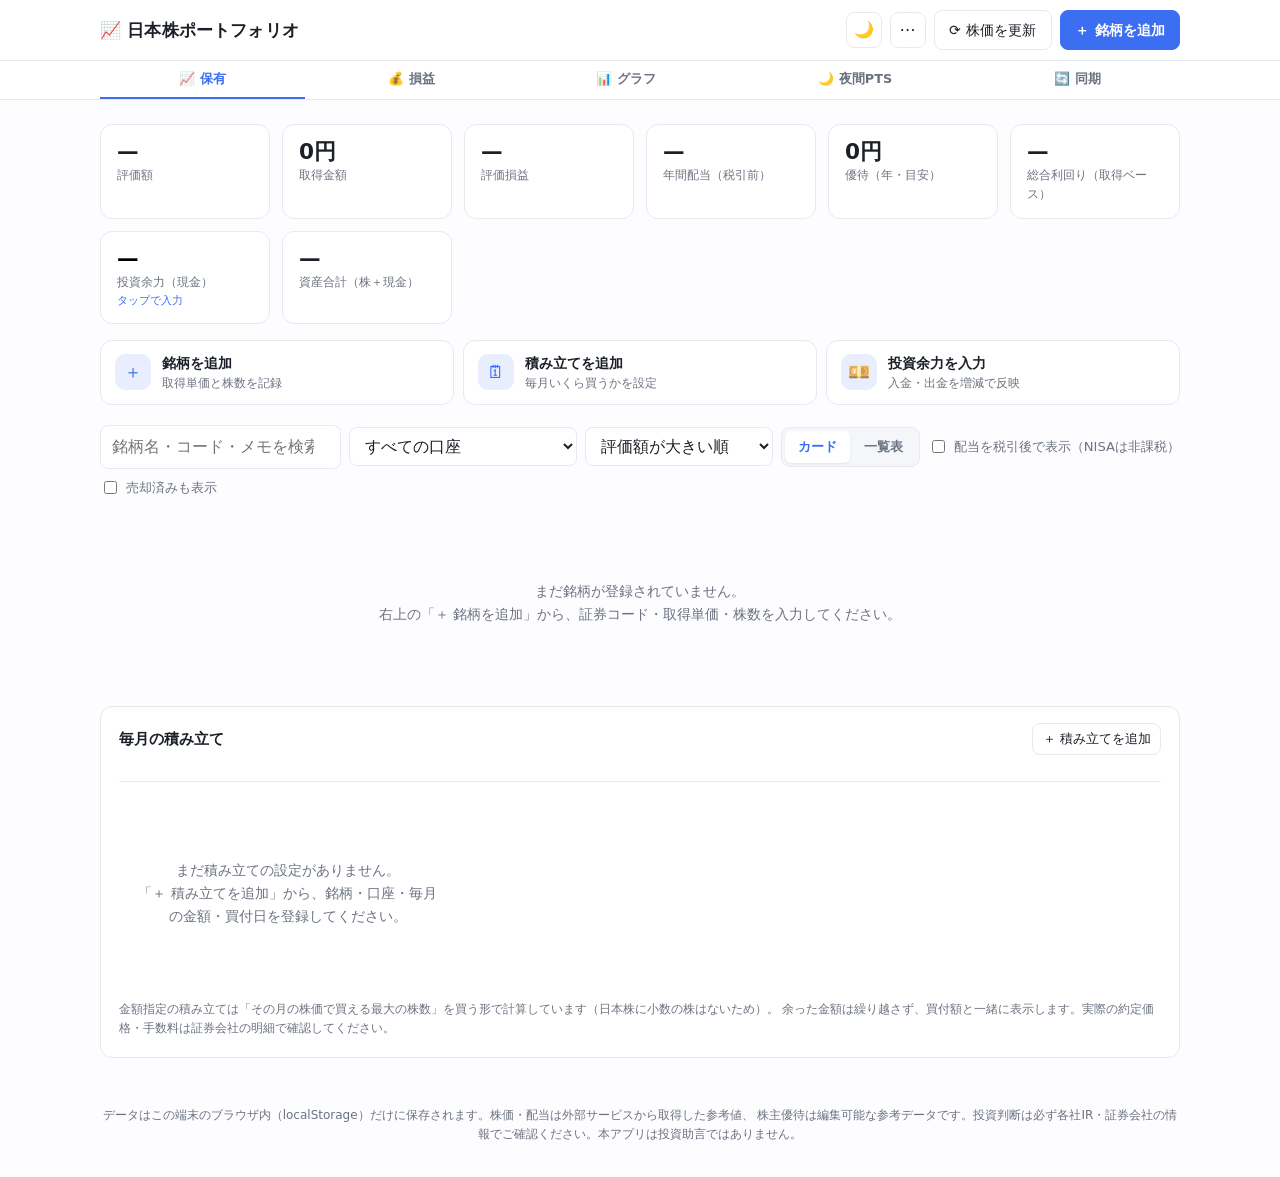
<file: index.html>
<!DOCTYPE html>
<html lang="ja">
<head>
<meta charset="UTF-8">
<!-- viewport-fit=cover: iPhone のノッチ／ホームインジケータ領域まで背景を敷き、
     余白は CSS の env(safe-area-inset-*) で確保する。
     入力欄のフォントは 16px 以上にしてあるので、フォーカス時の自動ズームは起きない。 -->
<meta name="viewport" content="width=device-width, initial-scale=1, viewport-fit=cover">
<title>日本株ポートフォリオ</title>
<meta name="description" content="保有している日本株の取得単価・株数を記録し、株価を取得して評価損益・年間配当・株主優待をまとめて確認できるアプリ。買い増しシミュレーションつき。">
<meta name="theme-color" content="#ffffff" media="(prefers-color-scheme: light)">
<meta name="theme-color" content="#14161b" media="(prefers-color-scheme: dark)">
<meta name="format-detection" content="telephone=no">

<!-- ホーム画面に追加したときの見え方 -->
<link rel="manifest" href="manifest.webmanifest">
<meta name="apple-mobile-web-app-capable" content="yes">
<meta name="mobile-web-app-capable" content="yes">
<meta name="apple-mobile-web-app-title" content="日本株ポートフォリオ">
<meta name="apple-mobile-web-app-status-bar-style" content="default">
<link rel="apple-touch-icon" href="assets/apple-touch-icon.png">

<link rel="icon" href="assets/favicon-32.png" sizes="32x32" type="image/png">
<link rel="icon" href="assets/icon.svg" type="image/svg+xml">
<link rel="stylesheet" href="css/style.css">
</head>
<body>

<header class="site-header">
  <div class="wrap header-inner">
    <h1 class="logo"><span aria-hidden="true">📈</span> 日本株ポートフォリオ</h1>
    <div class="header-actions">
      <button type="button" id="themeToggle" class="icon-btn" title="テーマ切り替え" aria-label="テーマ切り替え">🌙</button>
      <div class="menu">
        <button type="button" id="menuBtn" class="icon-btn" title="メニュー" aria-label="メニュー" aria-haspopup="true" aria-expanded="false">⋯</button>
        <div class="menu-list" id="menuList" role="menu" hidden>
          <a href="review.html" role="menuitem">🤖 AIレビュー</a>
          <button type="button" id="menuAddPlanBtn" role="menuitem">＋ 積み立てを追加</button>
          <button type="button" id="cashBtn" role="menuitem">💴 投資余力を入力</button>
          <button type="button" id="settingsBtn" role="menuitem">設定</button>
          <button type="button" id="exportBtn" role="menuitem">JSONで書き出し</button>
          <button type="button" id="importBtn" role="menuitem">JSONを読み込み</button>
          <button type="button" id="sampleBtn" role="menuitem">サンプルデータを追加</button>
          <button type="button" id="clearBtn" role="menuitem" class="danger">すべて削除</button>
        </div>
      </div>
      <button type="button" id="refreshBtn" class="btn btn-icon-text" title="株価を更新">
        <span aria-hidden="true">⟳</span><span class="btn-label">株価を更新</span>
      </button>
      <button type="button" id="addBtn" class="btn btn-primary btn-icon-text" title="銘柄を追加">
        <span aria-hidden="true">＋</span><span class="btn-label">銘柄を追加</span>
      </button>
    </div>
  </div>

  <nav class="site-nav" aria-label="ページの切り替え">
    <div class="wrap nav-inner">
      <a href="./" class="is-current" aria-current="page"><span aria-hidden="true">📈</span>保有</a>
      <a href="profit.html"><span aria-hidden="true">💰</span>損益</a>
      <a href="chart.html"><span aria-hidden="true">📊</span>グラフ</a>
      <a href="night.html"><span aria-hidden="true">🌙</span>夜間PTS</a>
      <a href="sync.html"><span aria-hidden="true">🔄</span>同期</a>
    </div>
  </nav>
</header>

<main class="wrap">

  <section class="stats" id="stats" aria-label="ポートフォリオ全体">
    <div class="stat"><span class="stat-value" id="statValue">—</span><span class="stat-label" id="statValueLabel">評価額</span></div>
    <div class="stat"><span class="stat-value" id="statCost">—</span><span class="stat-label">取得金額</span></div>
    <div class="stat"><span class="stat-value" id="statPl">—</span><span class="stat-label">評価損益</span></div>
    <div class="stat"><span class="stat-value" id="statDiv">—</span><span class="stat-label" id="statDivLabel">年間配当</span></div>
    <div class="stat"><span class="stat-value" id="statYutai">—</span><span class="stat-label">優待（年・目安）</span></div>
    <div class="stat"><span class="stat-value" id="statYield">—</span><span class="stat-label">総合利回り（取得ベース）</span></div>
    <button type="button" class="stat stat-action" id="cashTile" title="投資余力を入力する">
      <span class="stat-value" id="statCash">—</span>
      <span class="stat-label">投資余力（現金）<span class="stat-hint">タップで入力</span></span>
    </button>
    <div class="stat"><span class="stat-value" id="statAssets">—</span><span class="stat-label">資産合計（株＋現金）</span></div>
  </section>

  <section class="quick-actions" aria-label="よく使う操作">
    <button type="button" class="quick-btn" id="quickAddBtn">
      <span class="quick-icon" aria-hidden="true">＋</span>
      <span class="quick-text"><strong>銘柄を追加</strong><small>取得単価と株数を記録</small></span>
    </button>
    <button type="button" class="quick-btn" id="quickPlanBtn">
      <span class="quick-icon" aria-hidden="true">🗓</span>
      <span class="quick-text"><strong>積み立てを追加</strong><small>毎月いくら買うかを設定</small></span>
    </button>
    <button type="button" class="quick-btn" id="quickCashBtn">
      <span class="quick-icon" aria-hidden="true">💴</span>
      <span class="quick-text"><strong>投資余力を入力</strong><small>入金・出金を増減で反映</small></span>
    </button>
  </section>

  <p class="updated-line" id="updatedLine" hidden></p>

  <section class="panel panel-tight" id="accountPanel" aria-label="口座別サマリー" hidden>
    <h2 class="panel-title">口座別のサマリー</h2>
    <div class="account-grid" id="accountGrid"></div>
  </section>

  <section class="panel panel-tight" id="nisaPanel" aria-label="NISAの非課税保有限度額" hidden>
    <h2 class="panel-title">NISA枠の使用状況（簿価＝取得金額ベース）</h2>
    <div id="nisaGauges"></div>
    <p class="note">
      生涯の非課税保有限度額は簿価で1,800万円、うち成長投資枠は1,200万円までです。
      年間投資枠（成長240万円・つみたて120万円）は購入した年ごとの管理が必要なため、ここには含めていません。
    </p>
  </section>

  <section class="toolbar" aria-label="表示の設定">
    <input type="search" id="search" class="search" placeholder="銘柄名・コード・メモを検索…" aria-label="検索">
    <select id="filterAccount" aria-label="口座で絞り込み">
      <option value="">すべての口座</option>
      <option value="tokutei">特定口座</option>
      <option value="nisa">NISA（両枠）</option>
      <option value="nisa-growth">NISA（成長投資枠）</option>
      <option value="nisa-tsumitate">NISA（つみたて投資枠）</option>
      <option value="ippan">一般口座</option>
    </select>
    <select id="sortBy" aria-label="並び替え">
      <option value="value">評価額が大きい順</option>
      <option value="div">年間配当が多い順</option>
      <option value="yield">配当利回りが高い順</option>
      <option value="pl">評価損益率が高い順</option>
      <option value="code">証券コード順</option>
      <option value="created">追加が新しい順</option>
    </select>
    <div class="segmented" id="viewMode" role="group" aria-label="表示のしかた">
      <button type="button" data-view="card" class="is-on" aria-pressed="true">カード</button>
      <button type="button" data-view="table" aria-pressed="false">一覧表</button>
    </div>
    <label class="check"><input type="checkbox" id="afterTax"> 配当を税引後で表示（NISAは非課税）</label>
    <label class="check"><input type="checkbox" id="showSold"> 売却済みも表示</label>
  </section>

  <section id="list" class="list" aria-label="保有銘柄"></section>

  <p class="empty" id="empty" hidden>
    まだ銘柄が登録されていません。<br>
    右上の「＋ 銘柄を追加」から、証券コード・取得単価・株数を入力してください。
  </p>

  <section class="panel" id="planPanel" aria-label="積み立て設定" hidden>
    <div class="panel-head">
      <h2 class="panel-title">毎月の積み立て</h2>
      <button type="button" id="addPlanBtn" class="btn btn-sm">＋ 積み立てを追加</button>
    </div>
    <div class="plan-summary" id="planSummary"></div>
    <div class="plan-list" id="planList"></div>
    <p class="note">
      金額指定の積み立ては「その月の株価で買える最大の株数」を買う形で計算しています（日本株に小数の株はないため）。
      余った金額は繰り越さず、買付額と一緒に表示します。実際の約定価格・手数料は証券会社の明細で確認してください。
    </p>
  </section>

  <section class="panel" id="calendarPanel" aria-label="配当スケジュール" hidden>
    <h2 class="panel-title">配当の受け取り月（権利確定月ベース・目安）</h2>
    <div class="calendar" id="calendar"></div>
    <p class="note">直近1年の権利落ち日から推計しています。実際の入金は権利確定の2〜3か月後になることが多いです。</p>
  </section>

  <section class="panel" id="yutaiPanel" aria-label="優待一覧" hidden>
    <h2 class="panel-title">いま受け取れる株主優待</h2>
    <ul class="yutai-list" id="yutaiList"></ul>
  </section>


  <section class="panel" id="salesPanel" aria-label="売却履歴" hidden>
    <h2 class="panel-title">売却履歴（実現損益）</h2>
    <div class="stats stats-inline" id="salesTotals"></div>
    <ul class="sales-list" id="salesList"></ul>
    <p class="note">
      実現損益は「（売却単価 − 平均取得単価）× 株数 − 手数料」で計算しています。
      課税口座は利益に対して税率ぶんを差し引いた額も表示します（NISAは非課税）。
      実際の税額は他の損益との通算や損失の繰越で変わるため、目安としてお使いください。
    </p>
  </section>

</main>

<footer class="site-footer">
  <div class="wrap">
    <p class="note">
      データはこの端末のブラウザ内（localStorage）だけに保存されます。株価・配当は外部サービスから取得した参考値、
      株主優待は編集可能な参考データです。投資判断は必ず各社IR・証券会社の情報でご確認ください。本アプリは投資助言ではありません。
    </p>
  </div>
</footer>

<!-- ---------- 銘柄の追加・編集 ---------- -->
<dialog id="holdingDialog" class="dialog">
  <form id="holdingForm" method="dialog">
    <!-- autofocus を見出しに置くことで、ダイアログを開いた瞬間に入力欄へ
         フォーカスが移ってキーボードが立ち上がるのを防いでいる（以下同じ）。 -->
    <h2 id="holdingDialogTitle" class="dialog-title" tabindex="-1" autofocus>銘柄を追加</h2>

    <!-- 2024年以降に上場した銘柄は「186A」のような英数字コードなので、
         数字キーボード（inputmode="numeric"）にしてはいけない。 -->
    <div class="field">
      <label class="field-label" for="codeInput">証券コード / 銘柄名で検索<em>必須</em></label>
      <div class="combo">
        <input type="text" id="codeInput" inputmode="text" autocomplete="off"
               autocapitalize="off" autocorrect="off" spellcheck="false" maxlength="24"
               placeholder="7203 / 186A / ispace / 神島化学" required>
        <ul class="suggest" id="codeSuggest" role="listbox" hidden></ul>
      </div>
      <small class="hint" id="codeHint">東証と名証の全上場銘柄から検索できます。数字4桁のコードのほか、186A のような英数字コードや銘柄名でも探せます。</small>
    </div>

    <label class="field">
      <span>銘柄名</span>
      <input type="text" id="nameInput" autocomplete="off" placeholder="トヨタ自動車">
    </label>

    <label class="field">
      <span>口座</span>
      <select id="accountInput">
        <option value="tokutei">特定口座</option>
        <option value="nisa-growth">NISA（成長投資枠）</option>
        <option value="nisa-tsumitate">NISA（つみたて投資枠）</option>
        <option value="ippan">一般口座</option>
      </select>
      <small class="hint">同じ銘柄を特定口座とNISAの両方で持っている場合は、口座を分けて2件登録してください。NISAの配当は非課税として計算します。</small>
    </label>

    <div class="row">
      <label class="field">
        <span>取得単価（円）<em>必須</em></span>
        <input type="number" id="priceInput" min="0" step="0.01" inputmode="decimal" required>
      </label>
      <label class="field">
        <span>取得株数<em>必須</em></span>
        <input type="number" id="sharesInput" min="0" step="1" inputmode="numeric" required>
      </label>
      <label class="field field-sm">
        <span>単元株数</span>
        <input type="number" id="unitInput" min="1" step="1" inputmode="numeric" value="100">
      </label>
    </div>

    <label class="field">
      <span>取得日（この銘柄を買った日）</span>
      <input type="date" id="sinceInput">
      <small class="hint">グラフで「まだ持っていなかった期間」を除くために使います。だいたいで構いません。</small>
    </label>

    <div class="row">
      <label class="field">
        <span>1株あたり年間配当（円）</span>
        <input type="number" id="divInput" min="0" step="0.01" inputmode="decimal" placeholder="空欄なら取得した実績値を使用">
      </label>
      <label class="field field-sm">
        <span>権利確定月</span>
        <input type="text" id="monthsInput" autocomplete="off" placeholder="3,9">
      </label>
    </div>

    <fieldset class="fieldset">
      <legend>株主優待</legend>
      <p class="note">保有株数の段（ランク）ごとに登録します。「年間の価値」は自分の感覚で構いません（割引券などは0でOK）。</p>
      <div id="tierRows" class="tier-rows"></div>
      <button type="button" id="addTierBtn" class="btn btn-sm">＋ 優待の段を追加</button>
      <label class="field">
        <span>優待メモ（条件・注意点）</span>
        <input type="text" id="yutaiNoteInput" autocomplete="off" placeholder="1年以上の継続保有が条件 など">
      </label>
    </fieldset>

    <label class="field">
      <span>メモ</span>
      <input type="text" id="memoInput" autocomplete="off" placeholder="NISA成長投資枠で購入 など">
    </label>

    <p class="form-error" id="holdingError" hidden></p>

    <div class="dialog-actions">
      <button type="button" class="btn" data-close>キャンセル</button>
      <button type="submit" class="btn btn-primary">保存</button>
    </div>
  </form>
</dialog>

<!-- ---------- 買い増し ---------- -->
<dialog id="buyDialog" class="dialog">
  <form id="buyForm" method="dialog">
    <h2 class="dialog-title" tabindex="-1" autofocus>買い増しを記録</h2>
    <p class="dialog-sub" id="buyTargetName"></p>
    <div class="row">
      <label class="field">
        <span>追加する株数<em>必須</em></span>
        <input type="number" id="buyShares" min="1" step="1" inputmode="numeric" required>
      </label>
      <label class="field">
        <span>約定単価（円）<em>必須</em></span>
        <input type="number" id="buyPrice" min="0" step="0.01" inputmode="decimal" required>
      </label>
      <label class="field field-sm">
        <span>手数料（円）</span>
        <input type="number" id="buyFee" min="0" step="1" inputmode="decimal" placeholder="0">
      </label>
      <label class="field">
        <span>約定日</span>
        <input type="date" id="buyDate">
      </label>
    </div>
    <label class="check"><input type="checkbox" id="buyFromCash" checked> 支払額を投資余力から差し引く</label>
    <p class="hint" id="buyPreview"></p>
    <div class="dialog-actions">
      <button type="button" class="btn" data-close>キャンセル</button>
      <button type="submit" class="btn btn-primary">平均取得単価を更新</button>
    </div>
  </form>
</dialog>

<!-- ---------- 銘柄のチャート ---------- -->
<dialog id="stockChartDialog" class="dialog dialog-wide">
  <form id="stockChartForm" method="dialog">
    <h2 class="dialog-title" tabindex="-1" autofocus id="stockChartTitle">チャート</h2>
    <p class="dialog-sub" id="stockChartSub"></p>

    <div class="segmented" id="stockRange" role="group" aria-label="期間">
      <button type="button" data-days="22" aria-pressed="false">1か月</button>
      <button type="button" data-days="62" aria-pressed="false">3か月</button>
      <button type="button" data-days="125" aria-pressed="false">6か月</button>
      <button type="button" data-days="250" class="is-on" aria-pressed="true">1年</button>
    </div>

    <div class="chart-box is-interactive" id="stockChartBox"></div>
    <div class="chart-legend" id="stockChartLegend"></div>
    <div class="kv kv-4" id="stockChartStats"></div>
    <p class="note">
      終値の折れ線です（Yahoo Finance・15〜20分の遅延あり）。点線は平均取得単価で、どのあたりで買ったかの目安になります。
      タップするとその日の日付と終値が出ます。
    </p>

    <div class="dialog-actions">
      <button type="submit" class="btn btn-primary">閉じる</button>
    </div>
  </form>
</dialog>

<!-- ---------- 売却 ---------- -->
<dialog id="sellDialog" class="dialog">
  <form id="sellForm" method="dialog">
    <h2 class="dialog-title" tabindex="-1" autofocus>売却を記録</h2>
    <p class="dialog-sub" id="sellTargetName"></p>

    <div class="row">
      <label class="field">
        <span>売却する株数<em>必須</em></span>
        <input type="number" id="sellShares" min="1" step="1" inputmode="numeric" required>
      </label>
      <label class="field">
        <span>約定単価（円）<em>必須</em></span>
        <input type="number" id="sellPrice" min="0" step="0.01" inputmode="decimal" required>
      </label>
    </div>

    <div class="row">
      <label class="field field-sm">
        <span>手数料（円）</span>
        <input type="number" id="sellFee" min="0" step="1" inputmode="decimal" placeholder="0">
      </label>
      <label class="field">
        <span>売却日</span>
        <input type="date" id="sellDate">
      </label>
      <div class="field">
        <span class="field-label">売却する株数の目安</span>
        <div class="sell-quick" id="sellQuick"></div>
      </div>
    </div>

    <label class="check"><input type="checkbox" id="sellToCash" checked> 受取額を投資余力に加える</label>
    <label class="check"><input type="checkbox" id="sellWithholding" checked> 課税口座の税金を源泉徴収する（特定口座・源泉徴収あり）</label>

    <div class="sell-preview" id="sellPreview"></div>
    <p class="form-error" id="sellError" hidden></p>

    <div class="dialog-actions">
      <button type="button" class="btn" data-close>キャンセル</button>
      <button type="submit" class="btn btn-primary">売却を記録</button>
    </div>
  </form>
</dialog>

<!-- ---------- 積み立ての設定 ---------- -->
<dialog id="planDialog" class="dialog">
  <form id="planForm" method="dialog">
    <h2 id="planDialogTitle" class="dialog-title" tabindex="-1" autofocus>積み立てを追加</h2>

    <div class="field">
      <label class="field-label" for="planCodeInput">証券コード / 銘柄名で検索<em>必須</em></label>
      <div class="combo">
        <input type="text" id="planCodeInput" inputmode="text" autocomplete="off"
               autocapitalize="off" autocorrect="off" spellcheck="false" maxlength="24"
               placeholder="7203 / 186A / ispace" required>
        <ul class="suggest" id="planCodeSuggest" role="listbox" hidden></ul>
      </div>
    </div>

    <label class="field">
      <span>口座</span>
      <select id="planAccountInput">
        <option value="tokutei">特定口座</option>
        <option value="nisa-growth">NISA（成長投資枠）</option>
        <option value="nisa-tsumitate">NISA（つみたて投資枠）</option>
        <option value="ippan">一般口座</option>
      </select>
    </label>

    <div class="row">
      <label class="field">
        <span>毎月の金額（円）<em>必須</em></span>
        <input type="number" id="planAmountInput" min="1" step="1" inputmode="numeric" placeholder="30000" required>
      </label>
      <label class="field field-sm">
        <span>買付日（毎月）</span>
        <input type="number" id="planDayInput" min="1" max="28" step="1" inputmode="numeric" value="1">
      </label>
      <label class="field field-sm">
        <span>買付単位（株）</span>
        <input type="number" id="planUnitInput" min="1" step="1" inputmode="numeric" value="1">
        <small class="hint">単元未満株（S株など）なら1株</small>
      </label>
    </div>

    <label class="field">
      <span>メモ</span>
      <input type="text" id="planMemoInput" autocomplete="off" placeholder="SBIのかぶツミ など">
    </label>

    <div class="plan-preview" id="planPreview"></div>
    <p class="form-error" id="planError" hidden></p>

    <div class="dialog-actions">
      <button type="button" class="btn" data-close>キャンセル</button>
      <button type="submit" class="btn btn-primary">保存</button>
    </div>
  </form>
</dialog>

<!-- ---------- 積み立ての買付を記録 ---------- -->
<dialog id="planBuyDialog" class="dialog">
  <form id="planBuyForm" method="dialog">
    <h2 class="dialog-title" tabindex="-1" autofocus>積み立ての買付を記録</h2>
    <p class="dialog-sub" id="planBuyTargetName"></p>

    <div class="row">
      <label class="field">
        <span>買付金額（円）<em>必須</em></span>
        <input type="number" id="planBuyAmount" min="1" step="1" inputmode="numeric" required>
      </label>
      <label class="field">
        <span>約定単価（円）<em>必須</em></span>
        <input type="number" id="planBuyPrice" min="0" step="0.1" inputmode="decimal" required>
      </label>
    </div>

    <div class="row">
      <label class="field field-sm">
        <span>手数料（円）</span>
        <input type="number" id="planBuyFee" min="0" step="1" inputmode="decimal" placeholder="0">
      </label>
      <label class="field">
        <span>買付日</span>
        <input type="date" id="planBuyDate">
      </label>
    </div>

    <label class="check"><input type="checkbox" id="planBuyFromCash" checked> 支払額を投資余力から差し引く</label>

    <div class="sell-preview" id="planBuyPreview"></div>
    <p class="form-error" id="planBuyError" hidden></p>

    <div class="dialog-actions">
      <button type="button" class="btn" data-close>キャンセル</button>
      <button type="submit" class="btn btn-primary">買付を記録</button>
    </div>
  </form>
</dialog>

<!-- ---------- 投資余力 ---------- -->
<dialog id="cashDialog" class="dialog">
  <form id="cashForm" method="dialog">
    <h2 class="dialog-title" tabindex="-1" autofocus>投資余力（現金）</h2>
    <p class="dialog-text">
      入金・出金したぶんを<strong>増減額だけ</strong>入れれば反映できます（残高を計算し直す必要はありません）。
      口座ごとの余力は、資産の合計や買い増しシミュレーションの「足りるかどうか」に使われます。
    </p>
    <div id="cashRows" class="cash-rows"></div>
    <label class="check"><input type="checkbox" id="cashAbsolute"> 残高を直接入力する（いまの金額で上書き）</label>
    <p class="hint">
      売却を記録すると受取額が自動で加算され、買い増しを記録すると支払額が差し引かれます（それぞれダイアログのチェックで切り替えられます）。
    </p>
    <div class="dialog-actions">
      <button type="button" class="btn" data-close>キャンセル</button>
      <button type="submit" class="btn btn-primary">保存</button>
    </div>
  </form>
</dialog>

<!-- ---------- シミュレーション ---------- -->
<dialog id="simDialog" class="dialog dialog-wide">
  <form id="simForm" method="dialog">
    <h2 class="dialog-title" tabindex="-1" autofocus>買い増しシミュレーション</h2>
    <p class="dialog-sub" id="simTargetName"></p>

    <div class="sim-controls">
      <label class="field field-sm">
        <span>追加する株数</span>
        <input type="number" id="simAdd" min="0" step="1" inputmode="numeric" value="100">
      </label>
      <input type="range" id="simRange" min="0" max="1000" step="100" value="100" aria-label="追加する株数">
      <div class="sim-quick" id="simQuick"></div>
    </div>

    <div class="sim-result" id="simResult"></div>

    <div class="dialog-actions">
      <button type="button" class="btn" id="simApplyBtn">この株数で買い増しを記録</button>
      <button type="submit" class="btn btn-primary">閉じる</button>
    </div>
  </form>
</dialog>

<!-- ---------- 通信の確認（初回のみ） ---------- -->
<dialog id="netDialog" class="dialog">
  <form method="dialog">
    <h2 class="dialog-title" tabindex="-1" autofocus>株価の取得について</h2>
    <p class="dialog-text">
      株価と配当実績は <strong>Yahoo Finance</strong> のデータを、CORS を通すための
      <strong>公開の中継サービス</strong>（allorigins など）経由で取得します。
    </p>
    <ul class="dialog-list">
      <li>送信されるのは<strong>証券コードだけ</strong>です。保有株数・取得単価・メモは送信されません。</li>
      <li>名証にしか上場していない銘柄は Yahoo Finance の英語APIに無いため、
        <strong>Yahoo!ファイナンス日本版</strong>のページ（15分ディレイ）から読みます。
        そこにまだ値が出ていないときは、<strong>名古屋証券取引所の日報</strong>（引け後に出るPDF）を使います。
        日報は全銘柄がまとまっているので、こちらは<strong>銘柄コードも送信しません</strong>。</li>
      <li>取得した値は遅延・欠損することがあります。参考値としてお使いください。</li>
      <li>中継先は「設定」から自分のものに変更できます。</li>
    </ul>
    <div class="dialog-actions">
      <button type="button" class="btn" data-close>取得しない</button>
      <button type="button" class="btn btn-primary" id="netAgreeBtn">同意して取得する</button>
    </div>
  </form>
</dialog>

<!-- ---------- 設定 ---------- -->
<dialog id="settingsDialog" class="dialog">
  <form id="settingsForm" method="dialog">
    <h2 class="dialog-title" tabindex="-1" autofocus>設定</h2>
    <label class="field">
      <span>配当の税率（%）</span>
      <input type="number" id="taxRateInput" min="0" max="100" step="0.001" inputmode="decimal">
      <small class="hint">既定は20.315%（所得税15.315% + 住民税5%）。NISAなら0にしてください。</small>
    </label>
    <label class="field">
      <span>中継サービスのURL（上級者向け・任意）</span>
      <input type="text" id="relayInput" autocomplete="off" placeholder="https://example.com/proxy?url={url}">
      <small class="hint">{url} の部分が取得先URL（URLエンコード済み）に置き換わります。空欄なら既定の中継を使います。</small>
    </label>
    <label class="check"><input type="checkbox" id="autoRefreshInput"> アプリを開いたときに株価を自動更新する</label>
    <div class="dialog-actions">
      <button type="button" class="btn" data-close>キャンセル</button>
      <button type="submit" class="btn btn-primary">保存</button>
    </div>
  </form>
</dialog>

<input type="file" id="importFile" accept="application/json,.json" hidden>
<div id="toast" class="toast" role="status" aria-live="polite" hidden></div>

<script src="js/stocks.js"></script>
<script src="js/presets.js"></script>
<script src="js/quotes.js"></script>
<script src="js/sync.js"></script>
<script src="js/app.js"></script>
<script>
  if ('serviceWorker' in navigator && location.protocol.startsWith('http')) {
    window.addEventListener('load', () => {
      navigator.serviceWorker.register('sw.js').catch((err) => console.warn('SW登録に失敗', err));
    });
  }
</script>
</body>
</html>
</file>
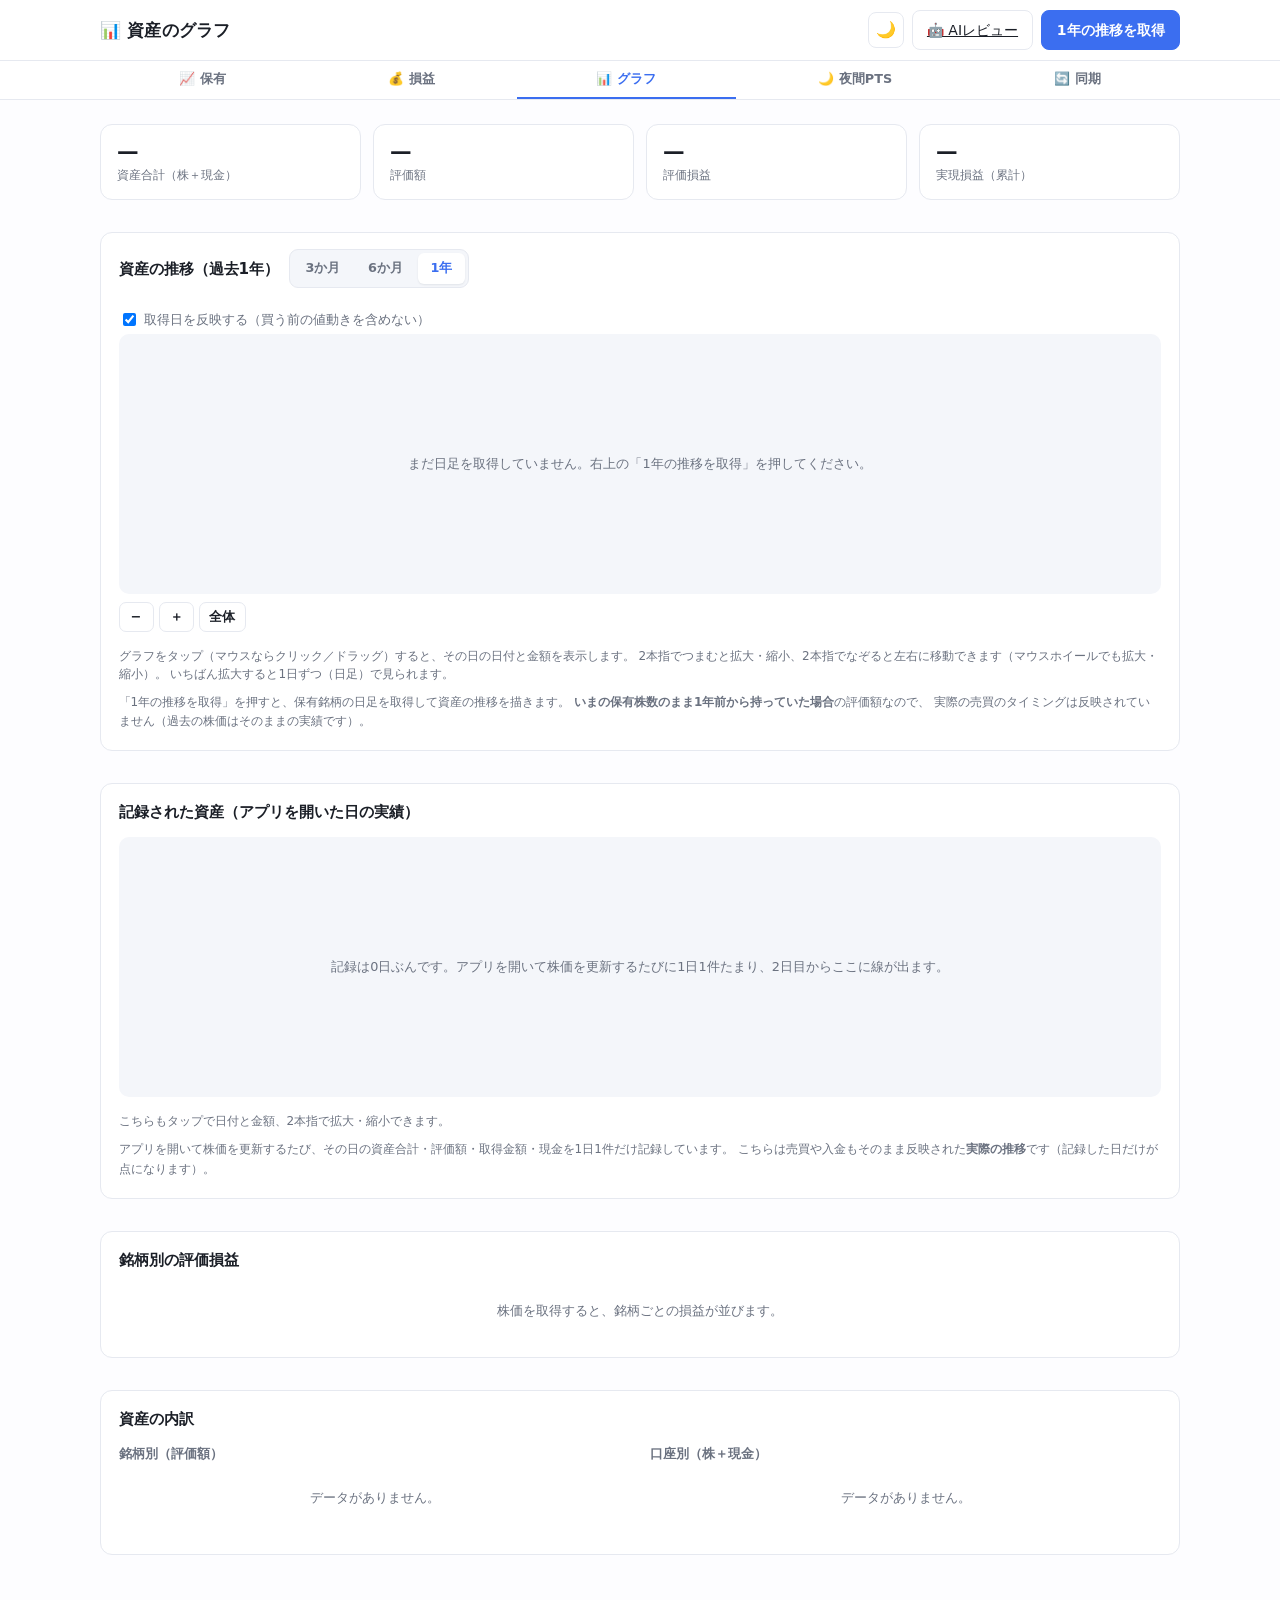
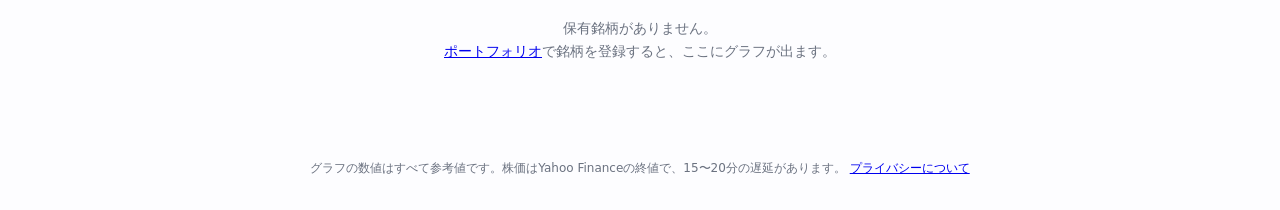
<file: chart.html>
<!DOCTYPE html>
<html lang="ja">
<head>
<meta charset="UTF-8">
<meta name="viewport" content="width=device-width, initial-scale=1, viewport-fit=cover">
<title>資産のグラフ｜日本株ポートフォリオ</title>
<meta name="description" content="保有している日本株の資産合計・評価損益の推移、銘柄別の損益、口座と銘柄の構成比をグラフで確認するページ。">
<meta name="theme-color" content="#ffffff" media="(prefers-color-scheme: light)">
<meta name="theme-color" content="#14161b" media="(prefers-color-scheme: dark)">
<meta name="format-detection" content="telephone=no">

<link rel="manifest" href="manifest.webmanifest">
<meta name="apple-mobile-web-app-capable" content="yes">
<meta name="mobile-web-app-capable" content="yes">
<meta name="apple-mobile-web-app-title" content="資産グラフ">
<meta name="apple-mobile-web-app-status-bar-style" content="default">
<link rel="apple-touch-icon" href="assets/apple-touch-icon.png">

<link rel="icon" href="assets/favicon-32.png" sizes="32x32" type="image/png">
<link rel="icon" href="assets/icon.svg" type="image/svg+xml">
<link rel="stylesheet" href="css/style.css">
</head>
<body>

<header class="site-header">
  <div class="wrap header-inner">
    <h1 class="logo"><span aria-hidden="true">📊</span> 資産のグラフ</h1>
    <div class="header-actions">
      <button type="button" id="themeToggle" class="icon-btn" title="テーマ切り替え" aria-label="テーマ切り替え">🌙</button>
      <a class="btn" href="review.html">🤖 AIレビュー</a>
      <button type="button" id="reloadBtn" class="btn btn-primary">1年の推移を取得</button>
    </div>
  </div>

  <nav class="site-nav" aria-label="ページの切り替え">
    <div class="wrap nav-inner">
      <a href="./"><span aria-hidden="true">📈</span>保有</a>
      <a href="profit.html"><span aria-hidden="true">💰</span>損益</a>
      <a href="chart.html" class="is-current" aria-current="page"><span aria-hidden="true">📊</span>グラフ</a>
      <a href="night.html"><span aria-hidden="true">🌙</span>夜間PTS</a>
      <a href="sync.html"><span aria-hidden="true">🔄</span>同期</a>
    </div>
  </nav>
</header>

<main class="wrap">

  <section class="stats" aria-label="いまの資産">
    <div class="stat"><span class="stat-value" id="statAssets">—</span><span class="stat-label">資産合計（株＋現金）</span></div>
    <div class="stat"><span class="stat-value" id="statValue">—</span><span class="stat-label">評価額</span></div>
    <div class="stat"><span class="stat-value" id="statPl">—</span><span class="stat-label">評価損益</span></div>
    <div class="stat"><span class="stat-value" id="statRealized">—</span><span class="stat-label">実現損益（累計）</span></div>
  </section>

  <section class="panel" aria-label="1年の推移">
    <div class="panel-head">
      <h2 class="panel-title">資産の推移（過去1年）</h2>
      <div class="segmented" id="rangeMode" role="group" aria-label="期間">
        <button type="button" data-range="60" aria-pressed="false">3か月</button>
        <button type="button" data-range="125" aria-pressed="false">6か月</button>
        <button type="button" data-range="250" class="is-on" aria-pressed="true">1年</button>
      </div>
    </div>
    <label class="check date-aware"><input type="checkbox" id="dateAware" checked> 取得日を反映する（買う前の値動きを含めない）</label>
    <div id="historyChart" class="chart-box"></div>
    <div class="chart-tools">
      <div class="chart-zoom" role="group" aria-label="拡大・縮小">
        <button type="button" data-zoom="out" aria-label="縮小">−</button>
        <button type="button" data-zoom="in" aria-label="拡大">＋</button>
        <button type="button" data-zoom="reset">全体</button>
      </div>
      <span class="chart-window" id="historyWindow"></span>
    </div>
    <div class="chart-legend" id="historyLegend"></div>
    <p class="hint chart-usage">
      グラフをタップ（マウスならクリック／ドラッグ）すると、その日の日付と金額を表示します。
      2本指でつまむと拡大・縮小、2本指でなぞると左右に移動できます（マウスホイールでも拡大・縮小）。
      いちばん拡大すると1日ずつ（日足）で見られます。
    </p>
    <p class="note" id="historyNote">
      「1年の推移を取得」を押すと、保有銘柄の日足を取得して資産の推移を描きます。
      <strong>いまの保有株数のまま1年前から持っていた場合</strong>の評価額なので、
      実際の売買のタイミングは反映されていません（過去の株価はそのままの実績です）。
    </p>
  </section>

  <section class="panel" aria-label="毎日の記録">
    <h2 class="panel-title">記録された資産（アプリを開いた日の実績）</h2>
    <div id="snapshotChart" class="chart-box"></div>
    <div class="chart-legend" id="snapshotLegend"></div>
    <p class="hint chart-usage">こちらもタップで日付と金額、2本指で拡大・縮小できます。</p>
    <p class="note">
      アプリを開いて株価を更新するたび、その日の資産合計・評価額・取得金額・現金を1日1件だけ記録しています。
      こちらは売買や入金もそのまま反映された<strong>実際の推移</strong>です（記録した日だけが点になります）。
    </p>
  </section>

  <section class="panel" aria-label="銘柄別の評価損益">
    <h2 class="panel-title">銘柄別の評価損益</h2>
    <div id="plChart" class="chart-box chart-box-auto"></div>
  </section>

  <section class="panel" aria-label="構成比">
    <h2 class="panel-title">資産の内訳</h2>
    <div class="donut-row">
      <div class="donut-block">
        <h3 class="donut-title">銘柄別（評価額）</h3>
        <div id="stockDonut" class="donut-wrap"></div>
        <ul class="donut-legend" id="stockLegend"></ul>
      </div>
      <div class="donut-block">
        <h3 class="donut-title">口座別（株＋現金）</h3>
        <div id="accountDonut" class="donut-wrap"></div>
        <ul class="donut-legend" id="accountLegend"></ul>
      </div>
    </div>
  </section>

  <p class="empty" id="empty" hidden>
    保有銘柄がありません。<br>
    <a href="./">ポートフォリオ</a>で銘柄を登録すると、ここにグラフが出ます。
  </p>

</main>

<footer class="site-footer">
  <div class="wrap">
    <p class="note">
      グラフの数値はすべて参考値です。株価はYahoo Financeの終値で、15〜20分の遅延があります。
      <a href="privacy.html">プライバシーについて</a>
    </p>
  </div>
</footer>

<div id="toast" class="toast" role="status" aria-live="polite" hidden></div>

<script src="js/quotes.js"></script>
<script src="js/chart.js"></script>
<script>
  if ('serviceWorker' in navigator && location.protocol.startsWith('http')) {
    window.addEventListener('load', () => {
      navigator.serviceWorker.register('sw.js').catch((err) => console.warn('SW登録に失敗', err));
    });
  }
</script>
</body>
</html>
</file>
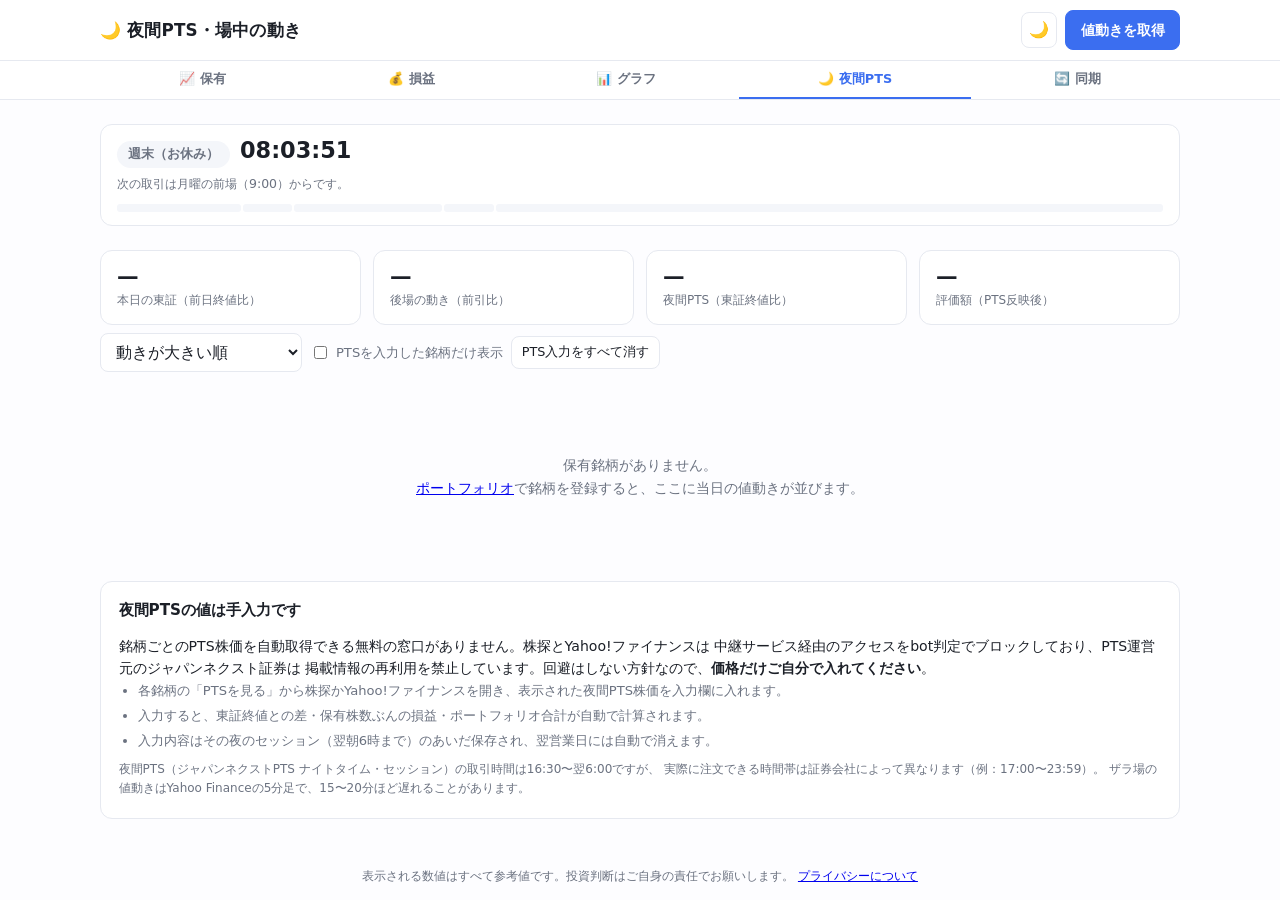
<file: night.html>
<!DOCTYPE html>
<html lang="ja">
<head>
<meta charset="UTF-8">
<meta name="viewport" content="width=device-width, initial-scale=1, viewport-fit=cover">
<title>夜間PTS・場中の値動き｜日本株ポートフォリオ</title>
<meta name="description" content="保有している日本株の、東証ザラ場（前場・後場）の動きと夜間PTSの値動きをまとめて確認するページ。">
<meta name="theme-color" content="#ffffff" media="(prefers-color-scheme: light)">
<meta name="theme-color" content="#14161b" media="(prefers-color-scheme: dark)">
<meta name="format-detection" content="telephone=no">

<link rel="manifest" href="manifest.webmanifest">
<meta name="apple-mobile-web-app-capable" content="yes">
<meta name="mobile-web-app-capable" content="yes">
<meta name="apple-mobile-web-app-title" content="夜間PTS">
<meta name="apple-mobile-web-app-status-bar-style" content="default">
<link rel="apple-touch-icon" href="assets/apple-touch-icon.png">

<link rel="icon" href="assets/favicon-32.png" sizes="32x32" type="image/png">
<link rel="icon" href="assets/icon.svg" type="image/svg+xml">
<link rel="stylesheet" href="css/style.css">
</head>
<body>

<header class="site-header">
  <div class="wrap header-inner">
    <h1 class="logo"><span aria-hidden="true">🌙</span> 夜間PTS・場中の動き</h1>
    <div class="header-actions">
      <button type="button" id="themeToggle" class="icon-btn" title="テーマ切り替え" aria-label="テーマ切り替え">🌙</button>
      <button type="button" id="refreshBtn" class="btn btn-primary">値動きを取得</button>
    </div>
  </div>

  <nav class="site-nav" aria-label="ページの切り替え">
    <div class="wrap nav-inner">
      <a href="./"><span aria-hidden="true">📈</span>保有</a>
      <a href="profit.html"><span aria-hidden="true">💰</span>損益</a>
      <a href="chart.html"><span aria-hidden="true">📊</span>グラフ</a>
      <a href="night.html" class="is-current" aria-current="page"><span aria-hidden="true">🌙</span>夜間PTS</a>
      <a href="sync.html"><span aria-hidden="true">🔄</span>同期</a>
    </div>
  </nav>
</header>

<main class="wrap">

  <section class="session-bar" id="sessionBar" aria-label="いまのセッション">
    <div class="session-now">
      <span class="session-badge" id="sessionBadge">—</span>
      <span class="session-clock num" id="sessionClock">--:--:--</span>
    </div>
    <p class="session-next" id="sessionNext"></p>
    <div class="session-track" id="sessionTrack" aria-hidden="true"></div>
  </section>

  <section class="stats" aria-label="サマリー">
    <div class="stat">
      <span class="stat-value" id="statDay">—</span>
      <span class="stat-label">本日の東証（前日終値比）</span>
    </div>
    <div class="stat">
      <span class="stat-value" id="statAfternoon">—</span>
      <span class="stat-label">後場の動き（前引比）</span>
    </div>
    <div class="stat">
      <span class="stat-value" id="statPts">—</span>
      <span class="stat-label" id="statPtsLabel">夜間PTS（東証終値比）</span>
    </div>
    <div class="stat">
      <span class="stat-value" id="statTotal">—</span>
      <span class="stat-label">評価額（PTS反映後）</span>
    </div>
  </section>

  <p class="updated-line" id="updatedLine" hidden></p>

  <section class="toolbar" aria-label="表示の設定">
    <select id="sortBy" aria-label="並び替え">
      <option value="move">動きが大きい順</option>
      <option value="pts">PTS変化率が大きい順</option>
      <option value="value">評価額が大きい順</option>
      <option value="code">証券コード順</option>
    </select>
    <label class="check"><input type="checkbox" id="onlyPts"> PTSを入力した銘柄だけ表示</label>
    <button type="button" id="clearPtsBtn" class="btn btn-sm">PTS入力をすべて消す</button>
  </section>

  <section id="nightList" class="list" aria-label="保有銘柄の値動き"></section>

  <p class="empty" id="empty" hidden>
    保有銘柄がありません。<br>
    <a href="./">ポートフォリオ</a>で銘柄を登録すると、ここに当日の値動きが並びます。
  </p>

  <section class="panel" aria-label="夜間PTSの入力について">
    <h2 class="panel-title">夜間PTSの値は手入力です</h2>
    <p class="dialog-text">
      銘柄ごとのPTS株価を自動取得できる無料の窓口がありません。株探とYahoo!ファイナンスは
      中継サービス経由のアクセスをbot判定でブロックしており、PTS運営元のジャパンネクスト証券は
      掲載情報の再利用を禁止しています。回避はしない方針なので、<strong>価格だけご自分で入れてください</strong>。
    </p>
    <ul class="dialog-list">
      <li>各銘柄の「PTSを見る」から株探かYahoo!ファイナンスを開き、表示された夜間PTS株価を入力欄に入れます。</li>
      <li>入力すると、東証終値との差・保有株数ぶんの損益・ポートフォリオ合計が自動で計算されます。</li>
      <li>入力内容はその夜のセッション（翌朝6時まで）のあいだ保存され、翌営業日には自動で消えます。</li>
    </ul>
    <p class="note">
      夜間PTS（ジャパンネクストPTS ナイトタイム・セッション）の取引時間は16:30〜翌6:00ですが、
      実際に注文できる時間帯は証券会社によって異なります（例：17:00〜23:59）。
      ザラ場の値動きはYahoo Financeの5分足で、15〜20分ほど遅れることがあります。
    </p>
  </section>

</main>

<footer class="site-footer">
  <div class="wrap">
    <p class="note">
      表示される数値はすべて参考値です。投資判断はご自身の責任でお願いします。
      <a href="privacy.html">プライバシーについて</a>
    </p>
  </div>
</footer>

<div id="toast" class="toast" role="status" aria-live="polite" hidden></div>

<script src="js/quotes.js"></script>
<script src="js/night.js"></script>
<script>
  if ('serviceWorker' in navigator && location.protocol.startsWith('http')) {
    window.addEventListener('load', () => {
      navigator.serviceWorker.register('sw.js').catch((err) => console.warn('SW登録に失敗', err));
    });
  }
</script>
</body>
</html>
</file>
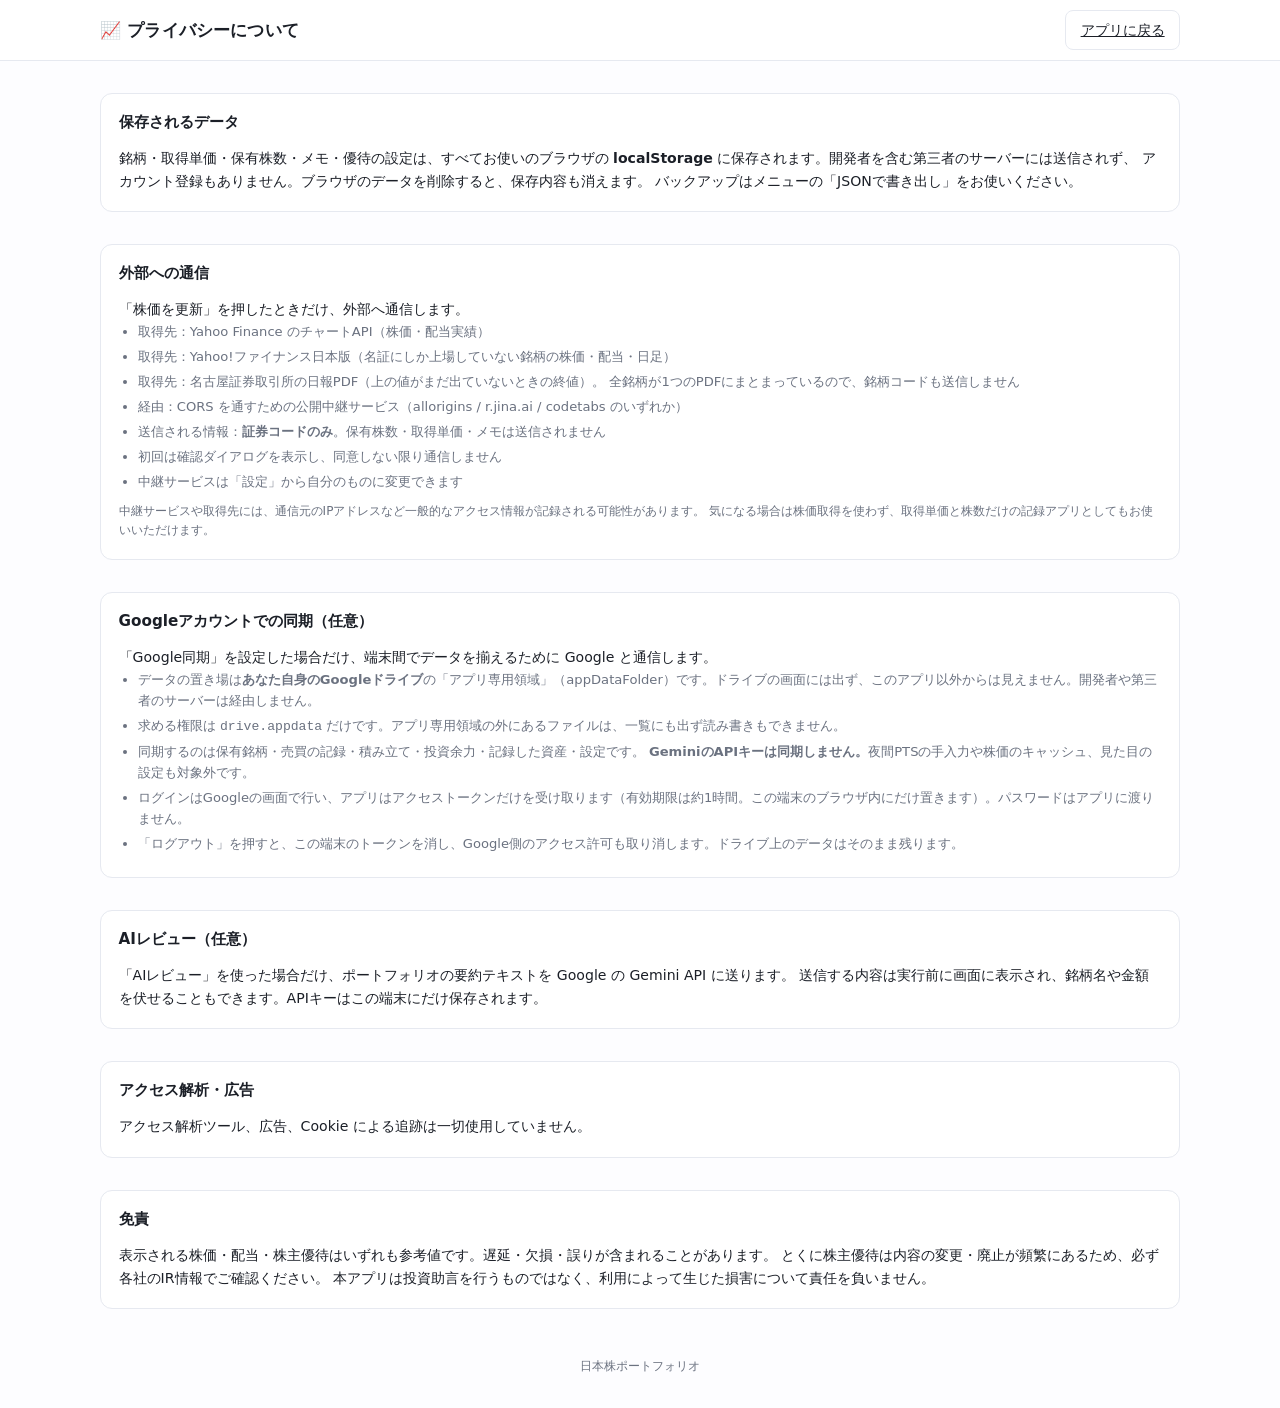
<file: privacy.html>
<!DOCTYPE html>
<html lang="ja">
<head>
<meta charset="UTF-8">
<meta name="viewport" content="width=device-width, initial-scale=1">
<title>プライバシーについて｜日本株ポートフォリオ</title>
<meta name="theme-color" content="#ffffff" media="(prefers-color-scheme: light)">
<meta name="theme-color" content="#14161b" media="(prefers-color-scheme: dark)">
<link rel="icon" href="assets/favicon-32.png" sizes="32x32" type="image/png">
<link rel="stylesheet" href="css/style.css">
</head>
<body>

<header class="site-header">
  <div class="wrap header-inner">
    <h1 class="logo"><span aria-hidden="true">📈</span> プライバシーについて</h1>
    <div class="header-actions">
      <a class="btn" href="./">アプリに戻る</a>
    </div>
  </div>
</header>

<main class="wrap">
  <section class="panel">
    <h2 class="panel-title">保存されるデータ</h2>
    <p class="dialog-text">
      銘柄・取得単価・保有株数・メモ・優待の設定は、すべてお使いのブラウザの
      <strong>localStorage</strong> に保存されます。開発者を含む第三者のサーバーには送信されず、
      アカウント登録もありません。ブラウザのデータを削除すると、保存内容も消えます。
      バックアップはメニューの「JSONで書き出し」をお使いください。
    </p>
  </section>

  <section class="panel">
    <h2 class="panel-title">外部への通信</h2>
    <p class="dialog-text">
      「株価を更新」を押したときだけ、外部へ通信します。
    </p>
    <ul class="dialog-list">
      <li>取得先：Yahoo Finance のチャートAPI（株価・配当実績）</li>
      <li>取得先：Yahoo!ファイナンス日本版（名証にしか上場していない銘柄の株価・配当・日足）</li>
      <li>取得先：名古屋証券取引所の日報PDF（上の値がまだ出ていないときの終値）。
        全銘柄が1つのPDFにまとまっているので、銘柄コードも送信しません</li>
      <li>経由：CORS を通すための公開中継サービス（allorigins / r.jina.ai / codetabs のいずれか）</li>
      <li>送信される情報：<strong>証券コードのみ</strong>。保有株数・取得単価・メモは送信されません</li>
      <li>初回は確認ダイアログを表示し、同意しない限り通信しません</li>
      <li>中継サービスは「設定」から自分のものに変更できます</li>
    </ul>
    <p class="note">
      中継サービスや取得先には、通信元のIPアドレスなど一般的なアクセス情報が記録される可能性があります。
      気になる場合は株価取得を使わず、取得単価と株数だけの記録アプリとしてもお使いいただけます。
    </p>
  </section>

  <section class="panel">
    <h2 class="panel-title">Googleアカウントでの同期（任意）</h2>
    <p class="dialog-text">
      「Google同期」を設定した場合だけ、端末間でデータを揃えるために Google と通信します。
    </p>
    <ul class="dialog-list">
      <li>データの置き場は<strong>あなた自身のGoogleドライブ</strong>の「アプリ専用領域」（appDataFolder）です。ドライブの画面には出ず、このアプリ以外からは見えません。開発者や第三者のサーバーは経由しません。</li>
      <li>求める権限は <code>drive.appdata</code> だけです。アプリ専用領域の外にあるファイルは、一覧にも出ず読み書きもできません。</li>
      <li>同期するのは保有銘柄・売買の記録・積み立て・投資余力・記録した資産・設定です。
        <strong>GeminiのAPIキーは同期しません。</strong>夜間PTSの手入力や株価のキャッシュ、見た目の設定も対象外です。</li>
      <li>ログインはGoogleの画面で行い、アプリはアクセストークンだけを受け取ります（有効期限は約1時間。この端末のブラウザ内にだけ置きます）。パスワードはアプリに渡りません。</li>
      <li>「ログアウト」を押すと、この端末のトークンを消し、Google側のアクセス許可も取り消します。ドライブ上のデータはそのまま残ります。</li>
    </ul>
  </section>

  <section class="panel">
    <h2 class="panel-title">AIレビュー（任意）</h2>
    <p class="dialog-text">
      「AIレビュー」を使った場合だけ、ポートフォリオの要約テキストを Google の Gemini API に送ります。
      送信する内容は実行前に画面に表示され、銘柄名や金額を伏せることもできます。APIキーはこの端末にだけ保存されます。
    </p>
  </section>

  <section class="panel">
    <h2 class="panel-title">アクセス解析・広告</h2>
    <p class="dialog-text">アクセス解析ツール、広告、Cookie による追跡は一切使用していません。</p>
  </section>

  <section class="panel">
    <h2 class="panel-title">免責</h2>
    <p class="dialog-text">
      表示される株価・配当・株主優待はいずれも参考値です。遅延・欠損・誤りが含まれることがあります。
      とくに株主優待は内容の変更・廃止が頻繁にあるため、必ず各社のIR情報でご確認ください。
      本アプリは投資助言を行うものではなく、利用によって生じた損害について責任を負いません。
    </p>
  </section>
</main>

<footer class="site-footer">
  <div class="wrap"><p class="note">日本株ポートフォリオ</p></div>
</footer>

<script>
  // アプリ側で選んだテーマをこのページにも反映する
  const t = localStorage.getItem('jp-stock-portfolio.theme');
  document.documentElement.dataset.theme =
    t === 'dark' || t === 'light' ? t : (matchMedia('(prefers-color-scheme: dark)').matches ? 'dark' : 'light');
</script>
</body>
</html>
</file>
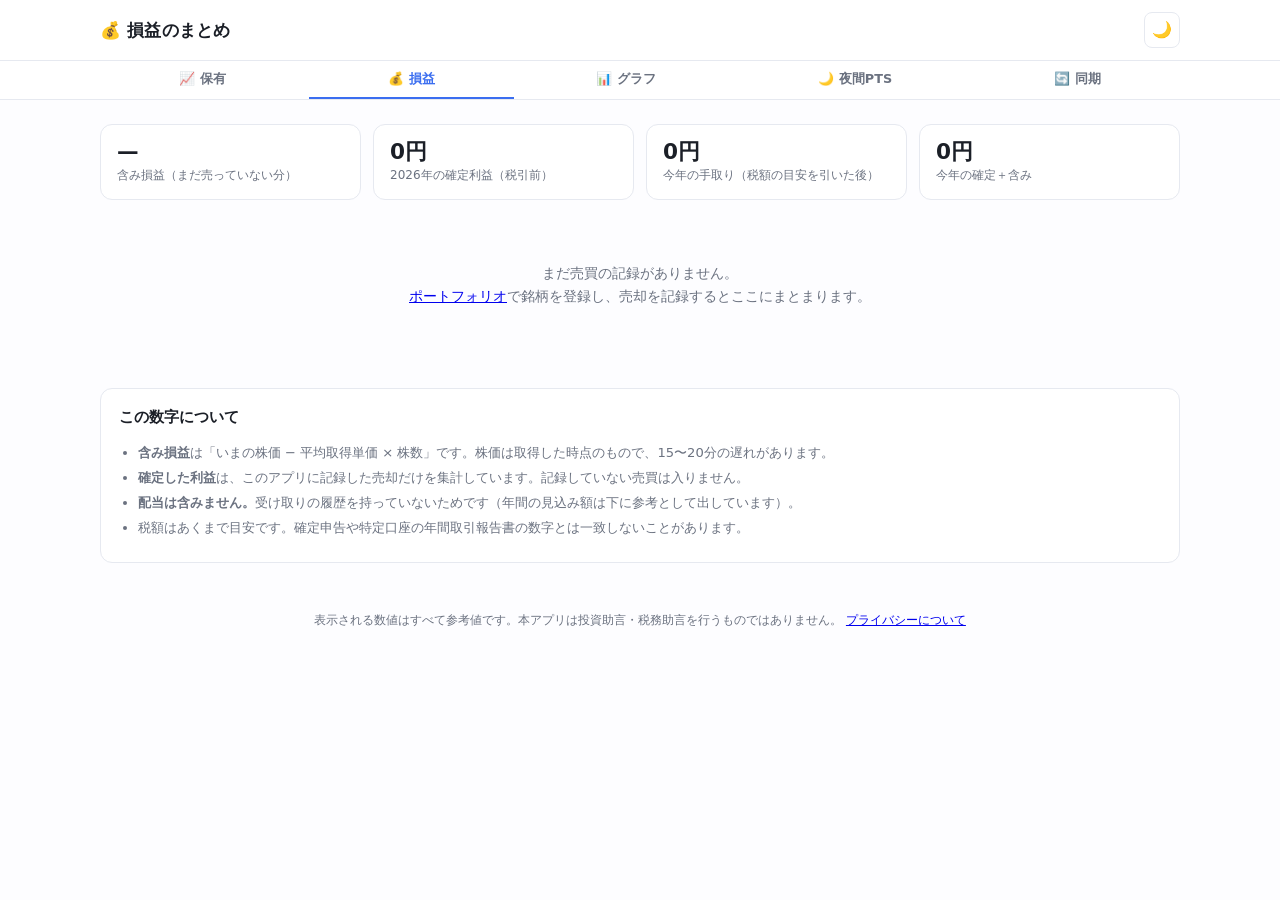
<file: profit.html>
<!DOCTYPE html>
<html lang="ja">
<head>
<meta charset="UTF-8">
<meta name="viewport" content="width=device-width, initial-scale=1, viewport-fit=cover">
<title>損益のまとめ｜日本株ポートフォリオ</title>
<meta name="description" content="売買の履歴から、年ごとの確定した利益（実現損益）と、まだ売っていない分の含み損益をまとめて確認するページ。">
<meta name="theme-color" content="#ffffff" media="(prefers-color-scheme: light)">
<meta name="theme-color" content="#14161b" media="(prefers-color-scheme: dark)">
<meta name="format-detection" content="telephone=no">

<link rel="manifest" href="manifest.webmanifest">
<meta name="apple-mobile-web-app-capable" content="yes">
<meta name="mobile-web-app-capable" content="yes">
<meta name="apple-mobile-web-app-title" content="損益のまとめ">
<link rel="apple-touch-icon" href="assets/apple-touch-icon.png">
<link rel="icon" href="assets/favicon-32.png" sizes="32x32" type="image/png">
<link rel="icon" href="assets/icon.svg" type="image/svg+xml">
<link rel="stylesheet" href="css/style.css">
</head>
<body>

<header class="site-header">
  <div class="wrap header-inner">
    <h1 class="logo"><span aria-hidden="true">💰</span> 損益のまとめ</h1>
    <div class="header-actions">
      <button type="button" id="themeToggle" class="icon-btn" title="テーマ切り替え" aria-label="テーマ切り替え">🌙</button>
    </div>
  </div>

  <nav class="site-nav" aria-label="ページの切り替え">
    <div class="wrap nav-inner">
      <a href="./"><span aria-hidden="true">📈</span>保有</a>
      <a href="profit.html" class="is-current" aria-current="page"><span aria-hidden="true">💰</span>損益</a>
      <a href="chart.html"><span aria-hidden="true">📊</span>グラフ</a>
      <a href="night.html"><span aria-hidden="true">🌙</span>夜間PTS</a>
      <a href="sync.html"><span aria-hidden="true">🔄</span>同期</a>
    </div>
  </nav>
</header>

<main class="wrap">

  <section class="stats" aria-label="いまの損益">
    <div class="stat">
      <span class="stat-value" id="statUnrealized">—</span>
      <span class="stat-label">含み損益（まだ売っていない分）</span>
    </div>
    <div class="stat">
      <span class="stat-value" id="statThisYear">—</span>
      <span class="stat-label" id="statThisYearLabel">今年の確定利益（税引前）</span>
    </div>
    <div class="stat">
      <span class="stat-value" id="statThisYearNet">—</span>
      <span class="stat-label">今年の手取り（税額の目安を引いた後）</span>
    </div>
    <div class="stat">
      <span class="stat-value" id="statTotal">—</span>
      <span class="stat-label">今年の確定＋含み</span>
    </div>
  </section>

  <p class="empty" id="empty" hidden>
    まだ売買の記録がありません。<br>
    <a href="./">ポートフォリオ</a>で銘柄を登録し、売却を記録するとここにまとまります。
  </p>

  <section class="panel" id="yearPanel" aria-label="年ごとの確定利益">
    <h2 class="panel-title">年ごとの確定した利益（実現損益）</h2>
    <div class="chart-box chart-box-auto" id="yearChart"></div>
    <div class="table-scroll">
      <table class="holdings-table" id="yearTable"></table>
    </div>
    <p class="note">
      実現損益は「（売却単価 − 平均取得単価）× 株数 − 手数料」の合計です。
      <strong>税額の目安</strong>は、その年の課税口座（特定・一般）の実現損益を合算し、プラスのときだけ税率をかけています（年内の損は利益と相殺＝損益通算）。
      NISAは非課税なので計算に入れていません。実際の税額は他の口座や配当との通算、前年までの繰越控除で変わります。
    </p>
  </section>

  <section class="panel" id="monthPanel" aria-label="月ごとの確定利益">
    <div class="panel-head">
      <h2 class="panel-title">月ごとの内訳</h2>
      <select id="yearSelect" aria-label="年を選ぶ"></select>
    </div>
    <div class="chart-box" id="monthChart"></div>
    <ul class="sales-list" id="monthList"></ul>
  </section>

  <section class="panel" id="unrealizedPanel" aria-label="含み損益の内訳">
    <h2 class="panel-title">含み損益の内訳（いま持っている分）</h2>
    <div class="table-scroll">
      <table class="holdings-table" id="unrealizedTable"></table>
    </div>
    <p class="note" id="dividendNote"></p>
  </section>

  <section class="panel">
    <h2 class="panel-title">この数字について</h2>
    <ul class="dialog-list">
      <li><strong>含み損益</strong>は「いまの株価 − 平均取得単価 × 株数」です。株価は取得した時点のもので、15〜20分の遅れがあります。</li>
      <li><strong>確定した利益</strong>は、このアプリに記録した売却だけを集計しています。記録していない売買は入りません。</li>
      <li><strong>配当は含みません。</strong>受け取りの履歴を持っていないためです（年間の見込み額は下に参考として出しています）。</li>
      <li>税額はあくまで目安です。確定申告や特定口座の年間取引報告書の数字とは一致しないことがあります。</li>
    </ul>
  </section>

</main>

<footer class="site-footer">
  <div class="wrap">
    <p class="note">
      表示される数値はすべて参考値です。本アプリは投資助言・税務助言を行うものではありません。
      <a href="privacy.html">プライバシーについて</a>
    </p>
  </div>
</footer>

<script src="js/profit.js"></script>
<script>
  if ('serviceWorker' in navigator && location.protocol.startsWith('http')) {
    window.addEventListener('load', () => {
      navigator.serviceWorker.register('sw.js').catch((err) => console.warn('SW登録に失敗', err));
    });
  }
</script>
</body>
</html>
</file>
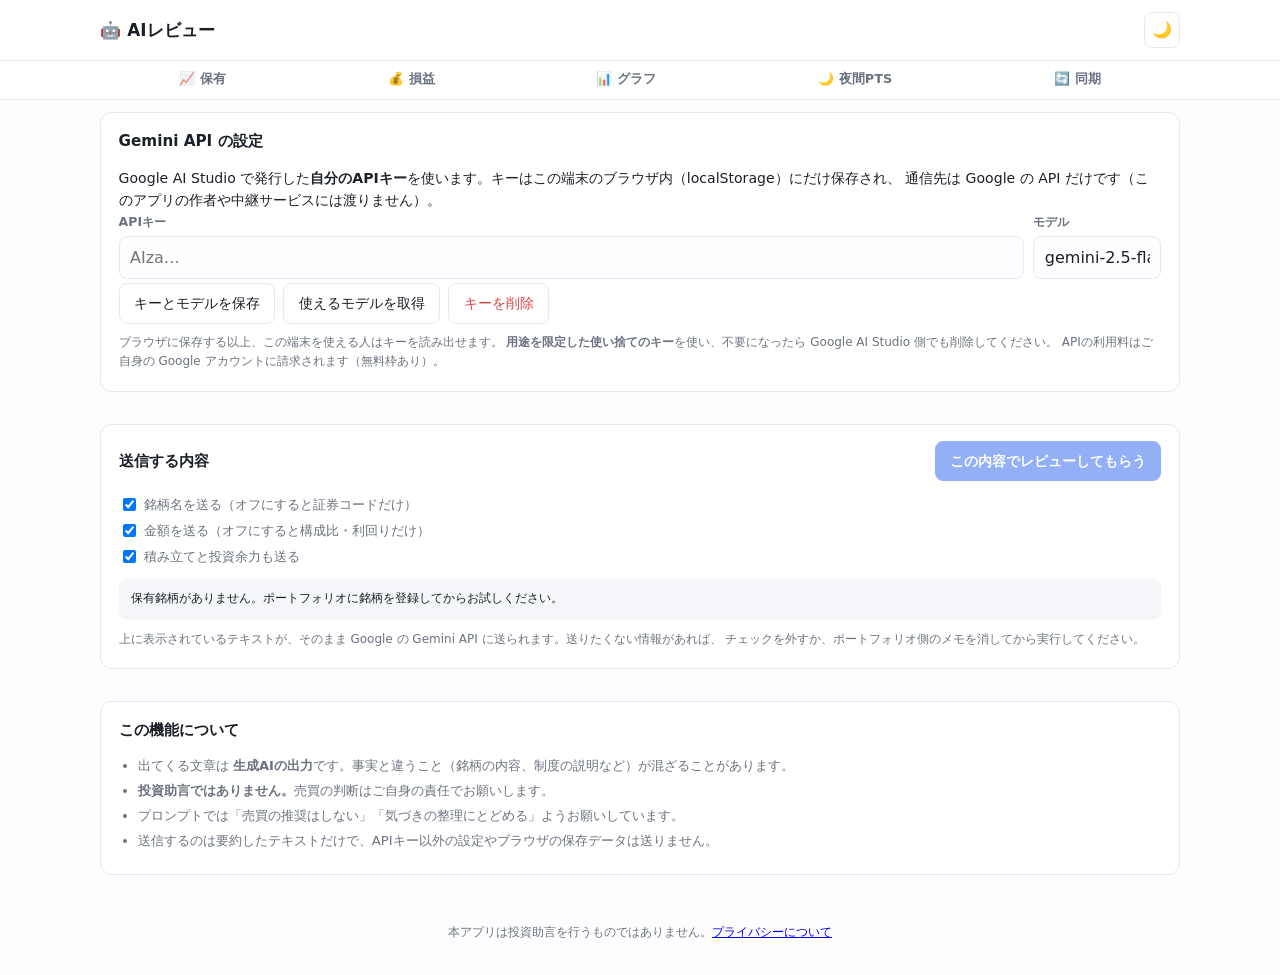
<file: review.html>
<!DOCTYPE html>
<html lang="ja">
<head>
<meta charset="UTF-8">
<meta name="viewport" content="width=device-width, initial-scale=1, viewport-fit=cover">
<title>AIレビュー｜日本株ポートフォリオ</title>
<meta name="description" content="Gemini API に自分のポートフォリオの要約を渡して、分散・配当・NISAの使い方などの気づきを整理してもらうページ。">
<meta name="theme-color" content="#ffffff" media="(prefers-color-scheme: light)">
<meta name="theme-color" content="#14161b" media="(prefers-color-scheme: dark)">
<meta name="format-detection" content="telephone=no">

<link rel="manifest" href="manifest.webmanifest">
<meta name="apple-mobile-web-app-capable" content="yes">
<meta name="mobile-web-app-capable" content="yes">
<meta name="apple-mobile-web-app-title" content="AIレビュー">
<link rel="apple-touch-icon" href="assets/apple-touch-icon.png">
<link rel="icon" href="assets/favicon-32.png" sizes="32x32" type="image/png">
<link rel="icon" href="assets/icon.svg" type="image/svg+xml">
<link rel="stylesheet" href="css/style.css">
</head>
<body>

<header class="site-header">
  <div class="wrap header-inner">
    <h1 class="logo"><span aria-hidden="true">🤖</span> AIレビュー</h1>
    <div class="header-actions">
      <button type="button" id="themeToggle" class="icon-btn" title="テーマ切り替え" aria-label="テーマ切り替え">🌙</button>
    </div>
  </div>

  <nav class="site-nav" aria-label="ページの切り替え">
    <div class="wrap nav-inner">
      <a href="./"><span aria-hidden="true">📈</span>保有</a>
      <a href="profit.html"><span aria-hidden="true">💰</span>損益</a>
      <a href="chart.html"><span aria-hidden="true">📊</span>グラフ</a>
      <a href="night.html"><span aria-hidden="true">🌙</span>夜間PTS</a>
      <a href="sync.html"><span aria-hidden="true">🔄</span>同期</a>
    </div>
  </nav>
</header>

<main class="wrap">

  <section class="panel panel-tight">
    <h2 class="panel-title">Gemini API の設定</h2>
    <p class="dialog-text">
      Google AI Studio で発行した<strong>自分のAPIキー</strong>を使います。キーはこの端末のブラウザ内（localStorage）にだけ保存され、
      通信先は Google の API だけです（このアプリの作者や中継サービスには渡りません）。
    </p>
    <div class="row">
      <label class="field">
        <span>APIキー</span>
        <input type="password" id="apiKey" autocomplete="off" spellcheck="false" placeholder="AIza…">
      </label>
      <label class="field field-sm">
        <span>モデル</span>
        <input type="text" id="model" list="modelOptions" autocomplete="off" spellcheck="false" placeholder="gemini-2.5-flash">
        <datalist id="modelOptions"></datalist>
      </label>
    </div>
    <div class="row row-actions">
      <button type="button" id="saveKeyBtn" class="btn">キーとモデルを保存</button>
      <button type="button" id="listModelsBtn" class="btn">使えるモデルを取得</button>
      <button type="button" id="clearKeyBtn" class="btn link-danger">キーを削除</button>
    </div>
    <p class="note">
      ブラウザに保存する以上、この端末を使える人はキーを読み出せます。
      <strong>用途を限定した使い捨てのキー</strong>を使い、不要になったら Google AI Studio 側でも削除してください。
      APIの利用料はご自身の Google アカウントに請求されます（無料枠あり）。
    </p>
  </section>

  <section class="panel">
    <div class="panel-head">
      <h2 class="panel-title">送信する内容</h2>
      <button type="button" id="reviewBtn" class="btn btn-primary">この内容でレビューしてもらう</button>
    </div>
    <div class="review-options">
      <label class="check"><input type="checkbox" id="optNames" checked> 銘柄名を送る（オフにすると証券コードだけ）</label>
      <label class="check"><input type="checkbox" id="optAmounts" checked> 金額を送る（オフにすると構成比・利回りだけ）</label>
      <label class="check"><input type="checkbox" id="optPlans" checked> 積み立てと投資余力も送る</label>
    </div>
    <pre class="review-prompt" id="promptPreview"></pre>
    <p class="note">
      上に表示されているテキストが、そのまま Google の Gemini API に送られます。送りたくない情報があれば、
      チェックを外すか、ポートフォリオ側のメモを消してから実行してください。
    </p>
  </section>

  <section class="panel" id="resultPanel" hidden>
    <h2 class="panel-title">レビュー結果</h2>
    <div class="review-result" id="result"></div>
    <p class="note" id="resultMeta"></p>
  </section>

  <section class="panel">
    <h2 class="panel-title">この機能について</h2>
    <ul class="dialog-list">
      <li>出てくる文章は <strong>生成AIの出力</strong>です。事実と違うこと（銘柄の内容、制度の説明など）が混ざることがあります。</li>
      <li><strong>投資助言ではありません。</strong>売買の判断はご自身の責任でお願いします。</li>
      <li>プロンプトでは「売買の推奨はしない」「気づきの整理にとどめる」ようお願いしています。</li>
      <li>送信するのは要約したテキストだけで、APIキー以外の設定やブラウザの保存データは送りません。</li>
    </ul>
  </section>

</main>

<footer class="site-footer">
  <div class="wrap">
    <p class="note">
      本アプリは投資助言を行うものではありません。<a href="privacy.html">プライバシーについて</a>
    </p>
  </div>
</footer>

<div id="toast" class="toast" role="status" aria-live="polite" hidden></div>

<script src="js/review.js"></script>
<script>
  if ('serviceWorker' in navigator && location.protocol.startsWith('http')) {
    window.addEventListener('load', () => {
      navigator.serviceWorker.register('sw.js').catch((err) => console.warn('SW登録に失敗', err));
    });
  }
</script>
</body>
</html>
</file>
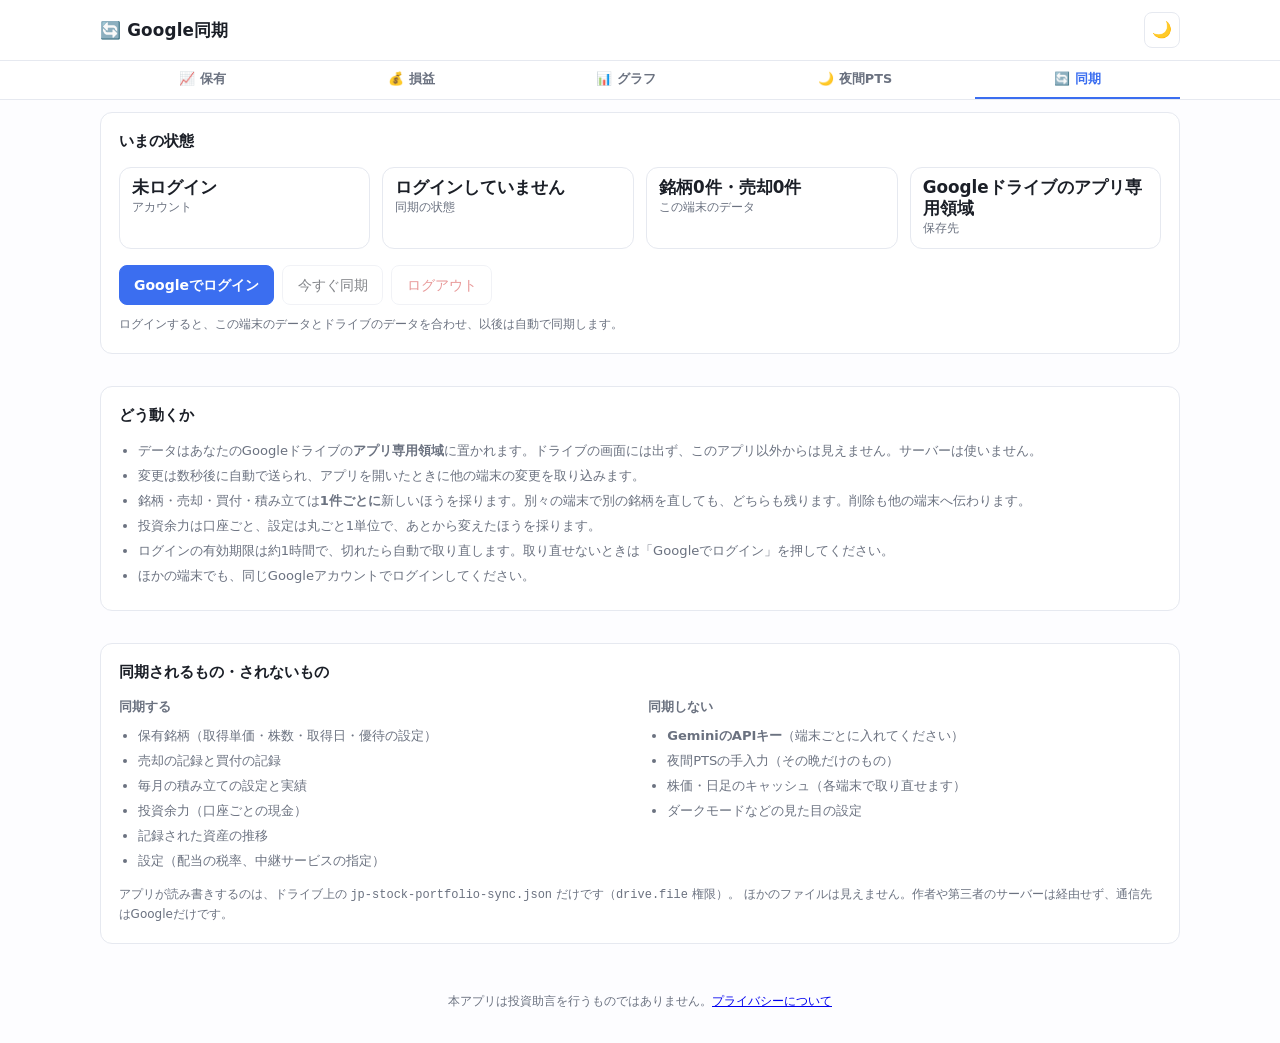
<file: sync.html>
<!DOCTYPE html>
<html lang="ja">
<head>
<meta charset="UTF-8">
<meta name="viewport" content="width=device-width, initial-scale=1, viewport-fit=cover">
<title>Google同期｜日本株ポートフォリオ</title>
<meta name="description" content="Googleアカウントでログインして、パソコン・iPad・iPhone の間でポートフォリオのデータを同期する設定ページ。">
<meta name="theme-color" content="#ffffff" media="(prefers-color-scheme: light)">
<meta name="theme-color" content="#14161b" media="(prefers-color-scheme: dark)">
<meta name="format-detection" content="telephone=no">

<link rel="manifest" href="manifest.webmanifest">
<meta name="apple-mobile-web-app-capable" content="yes">
<meta name="mobile-web-app-capable" content="yes">
<meta name="apple-mobile-web-app-title" content="Google同期">
<link rel="apple-touch-icon" href="assets/apple-touch-icon.png">
<link rel="icon" href="assets/favicon-32.png" sizes="32x32" type="image/png">
<link rel="icon" href="assets/icon.svg" type="image/svg+xml">
<link rel="stylesheet" href="css/style.css">
</head>
<body>

<header class="site-header">
  <div class="wrap header-inner">
    <h1 class="logo"><span aria-hidden="true">🔄</span> Google同期</h1>
    <div class="header-actions">
      <button type="button" id="themeToggle" class="icon-btn" title="テーマ切り替え" aria-label="テーマ切り替え">🌙</button>
    </div>
  </div>

  <nav class="site-nav" aria-label="ページの切り替え">
    <div class="wrap nav-inner">
      <a href="./"><span aria-hidden="true">📈</span>保有</a>
      <a href="profit.html"><span aria-hidden="true">💰</span>損益</a>
      <a href="chart.html"><span aria-hidden="true">📊</span>グラフ</a>
      <a href="night.html"><span aria-hidden="true">🌙</span>夜間PTS</a>
      <a href="sync.html" class="is-current" aria-current="page"><span aria-hidden="true">🔄</span>同期</a>
    </div>
  </nav>
</header>

<main class="wrap">

  <section class="panel panel-tight">
    <h2 class="panel-title">いまの状態</h2>
    <div class="stats stats-inline" id="statusTiles"></div>
    <p class="warn-box" id="inAppWarn" hidden>
      ⚠ LINEやInstagramなどのアプリ内ブラウザでは、Googleがログインを受け付けません。
      右上のメニューから「Safariで開く」（またはブラウザで開く）を選んでから、もう一度お試しください。
    </p>
    <div class="row row-actions">
      <button type="button" id="loginBtn" class="btn btn-primary">Googleでログイン</button>
      <button type="button" id="syncBtn" class="btn">今すぐ同期</button>
      <button type="button" id="logoutBtn" class="btn link-danger">ログアウト</button>
    </div>
    <p class="note" id="statusNote"></p>
  </section>

  <section class="panel">
    <h2 class="panel-title">どう動くか</h2>
    <ul class="dialog-list">
      <li>データはあなたのGoogleドライブの<strong>アプリ専用領域</strong>に置かれます。ドライブの画面には出ず、このアプリ以外からは見えません。サーバーは使いません。</li>
      <li>変更は数秒後に自動で送られ、アプリを開いたときに他の端末の変更を取り込みます。</li>
      <li>銘柄・売却・買付・積み立ては<strong>1件ごとに</strong>新しいほうを採ります。別々の端末で別の銘柄を直しても、どちらも残ります。削除も他の端末へ伝わります。</li>
      <li>投資余力は口座ごと、設定は丸ごと1単位で、あとから変えたほうを採ります。</li>
      <li>ログインの有効期限は約1時間で、切れたら自動で取り直します。取り直せないときは「Googleでログイン」を押してください。</li>
      <li>ほかの端末でも、同じGoogleアカウントでログインしてください。</li>
    </ul>
  </section>

  <section class="panel">
    <h2 class="panel-title">同期されるもの・されないもの</h2>
    <div class="sync-lists">
      <div>
        <h3 class="donut-title">同期する</h3>
        <ul class="dialog-list">
          <li>保有銘柄（取得単価・株数・取得日・優待の設定）</li>
          <li>売却の記録と買付の記録</li>
          <li>毎月の積み立ての設定と実績</li>
          <li>投資余力（口座ごとの現金）</li>
          <li>記録された資産の推移</li>
          <li>設定（配当の税率、中継サービスの指定）</li>
        </ul>
      </div>
      <div>
        <h3 class="donut-title">同期しない</h3>
        <ul class="dialog-list">
          <li><strong>GeminiのAPIキー</strong>（端末ごとに入れてください）</li>
          <li>夜間PTSの手入力（その晩だけのもの）</li>
          <li>株価・日足のキャッシュ（各端末で取り直せます）</li>
          <li>ダークモードなどの見た目の設定</li>
        </ul>
      </div>
    </div>
    <p class="note">
      アプリが読み書きするのは、ドライブ上の <code>jp-stock-portfolio-sync.json</code> だけです（<code>drive.file</code> 権限）。
      ほかのファイルは見えません。作者や第三者のサーバーは経由せず、通信先はGoogleだけです。
    </p>
  </section>

</main>

<footer class="site-footer">
  <div class="wrap">
    <p class="note">
      本アプリは投資助言を行うものではありません。<a href="privacy.html">プライバシーについて</a>
    </p>
  </div>
</footer>

<div id="toast" class="toast" role="status" aria-live="polite" hidden></div>

<script src="js/sync.js"></script>
<script src="js/sync-page.js"></script>
<script>
  if ('serviceWorker' in navigator && location.protocol.startsWith('http')) {
    window.addEventListener('load', () => {
      navigator.serviceWorker.register('sw.js').catch((err) => console.warn('SW登録に失敗', err));
    });
  }
</script>
</body>
</html>
</file>
<file: css/style.css>
/* 日本株ポートフォリオ — 配色や部品の作りは同シリーズの他アプリと揃えています。 */
:root {
  color-scheme: light;
  --bg: #fdfdff;
  --surface: #ffffff;
  --surface-2: #f4f6fa;
  --border: #e6e9f0;
  --text: #1b1f27;
  --text-muted: #6b7280;
  --accent: #3b6ef0;
  --accent-weak: #e8eefe;
  --accent-text: #ffffff;
  --danger: #d64545;
  --danger-weak: #fdecec;
  --ok: #14875a;
  --ok-weak: #e3f4ec;
  --warn: #b7791f;
  --warn-weak: #fdf2dc;
  /* 日本の株価表示にならい、上げ＝赤 / 下げ＝緑（青）とする */
  --up: #d64545;
  --down: #1f7a53;
  --shadow: 0 1px 2px rgba(16, 24, 40, .05), 0 6px 20px rgba(16, 24, 40, .05);
  --radius: 12px;
  /* iOS Safari は 16px 未満の入力欄にフォーカスすると自動でズームするため、
     フォームコントロールはこの値を下回らないようにする。 */
  --input-font-size: 16px;
}

:root[data-theme="dark"] {
  color-scheme: dark;
  --bg: #14161b;
  --surface: #1c1f26;
  --surface-2: #23272f;
  --border: #2f343d;
  --text: #e8eaee;
  --text-muted: #99a1ae;
  --accent: #6c94ff;
  --accent-weak: #212a44;
  --accent-text: #10131a;
  --danger: #ef7373;
  --danger-weak: #3a2326;
  --ok: #4cc38a;
  --ok-weak: #1c3129;
  --warn: #e0b055;
  --warn-weak: #352d19;
  --up: #f47272;
  --down: #4cc38a;
  --shadow: 0 1px 2px rgba(0, 0, 0, .4), 0 6px 20px rgba(0, 0, 0, .3);
}

* { box-sizing: border-box; }

/* display 指定が hidden 属性を上書きしてしまうため、hidden を常に優先させる。 */
[hidden] { display: none !important; }

/* iPhone（ホーム画面から起動したとき）向けの土台。
   ・overscroll-behavior: 端まで来たときのバウンド／引っ張って更新を止める
   ・overflow-x: clip: 横方向のはみ出しを切る。clip はスクロール領域を作らないので
     position: sticky のヘッダーがそのまま効く（hidden だと効かなくなる）
   ・touch-action: pan-y pinch-zoom: 縦スクロールとピンチ拡大だけ許可し、
     横・斜めのスワイプで画面が横に揺れるのを止める */
html {
  overscroll-behavior: none;
  overflow-x: clip;
  -webkit-text-size-adjust: 100%;
}

body {
  margin: 0;
  min-height: 100dvh;
  background: var(--bg);
  color: var(--text);
  font-family: system-ui, -apple-system, "Segoe UI", "Hiragino Sans", "Noto Sans JP", Meiryo, sans-serif;
  line-height: 1.6;
  -webkit-text-size-adjust: 100%;
  overscroll-behavior: none;
  overflow-x: clip;
  touch-action: pan-y pinch-zoom;
  -webkit-tap-highlight-color: transparent;
  /* 横向き時のノッチ側の余白 */
  padding-left: env(safe-area-inset-left);
  padding-right: env(safe-area-inset-right);
}

.wrap {
  width: min(1080px, 100% - 2rem);
  margin-inline: auto;
}

.num { font-variant-numeric: tabular-nums; }

/* ---------- header ---------- */
.site-header {
  position: sticky;
  top: 0;
  z-index: 10;
  background: color-mix(in srgb, var(--surface) 88%, transparent);
  backdrop-filter: blur(8px);
  border-bottom: 1px solid var(--border);
  /* ステータスバー（ノッチ）に潜り込まないぶんの余白 */
  padding-top: env(safe-area-inset-top);
}

.header-inner {
  display: flex;
  align-items: center;
  gap: 1rem;
  min-height: 60px;
  flex-wrap: wrap;
  padding-block: .5rem;
}

.logo {
  font-size: 1.05rem;
  margin: 0;
  margin-right: auto;
  letter-spacing: .01em;
}

.header-actions {
  display: flex;
  align-items: center;
  gap: .5rem;
}

/* ---------- buttons ---------- */
.btn {
  font: inherit;
  font-size: .875rem;
  padding: .5rem .9rem;
  border-radius: 8px;
  border: 1px solid var(--border);
  background: var(--surface);
  color: var(--text);
  cursor: pointer;
  white-space: nowrap;
  transition: background .15s, border-color .15s;
  /* ダブルタップ拡大と長押しの選択メニューを抑える */
  touch-action: manipulation;
  -webkit-user-select: none;
  user-select: none;
}

.btn:hover { background: var(--surface-2); }
.btn:disabled { opacity: .55; cursor: progress; }

.btn-primary {
  background: var(--accent);
  border-color: var(--accent);
  color: var(--accent-text);
  font-weight: 600;
}

.btn-primary:hover { filter: brightness(1.06); background: var(--accent); }
.btn-sm { font-size: .8rem; padding: .3rem .6rem; }

.icon-btn {
  font: inherit;
  width: 36px;
  height: 36px;
  display: grid;
  place-items: center;
  border-radius: 8px;
  border: 1px solid var(--border);
  background: var(--surface);
  color: var(--text);
  cursor: pointer;
  touch-action: manipulation;
  -webkit-user-select: none;
  user-select: none;
}

.icon-btn:hover { background: var(--surface-2); }

/* ---------- menu ---------- */
.menu { position: relative; }

/* 既定は右揃え（ボタンの右端に合わせて左へ開く）。
   ボタンが画面の左寄りにあると左へはみ出すので、開くときに app.js が
   left / right を入れ替える。幅も画面内に収まるように抑えている。 */
.menu-list {
  position: absolute;
  right: 0;
  top: calc(100% + 6px);
  min-width: 200px;
  max-width: min(260px, calc(100vw - 1.5rem));
  background: var(--surface);
  border: 1px solid var(--border);
  border-radius: 10px;
  box-shadow: var(--shadow);
  padding: .3rem;
  display: flex;
  flex-direction: column;
  z-index: 20;
}

.menu-list button {
  font: inherit;
  font-size: .875rem;
  text-align: left;
  padding: .5rem .65rem;
  border: 0;
  border-radius: 6px;
  background: transparent;
  color: var(--text);
  cursor: pointer;
}

.menu-list button:hover { background: var(--surface-2); }
.menu-list .danger { color: var(--danger); }

/* ---------- stats ---------- */
.stats {
  display: grid;
  grid-template-columns: repeat(auto-fit, minmax(150px, 1fr));
  gap: .75rem;
  margin: 1.5rem 0 .5rem;
}

.stat {
  background: var(--surface);
  border: 1px solid var(--border);
  border-radius: var(--radius);
  padding: .85rem 1rem;
  display: flex;
  flex-direction: column;
}

.stat-value {
  font-size: 1.35rem;
  font-weight: 700;
  line-height: 1.25;
  font-variant-numeric: tabular-nums;
  overflow-wrap: anywhere;
}

.stat-value .sub { font-size: .8rem; font-weight: 600; margin-left: .35rem; }
.stat-label { font-size: .75rem; color: var(--text-muted); }

.up { color: var(--up); }
.down { color: var(--down); }

.updated-line {
  margin: 0 0 1rem;
  font-size: .75rem;
  color: var(--text-muted);
}

/* ---------- toolbar ---------- */
.toolbar {
  display: flex;
  gap: .5rem;
  flex-wrap: wrap;
  align-items: center;
  margin-bottom: 1.25rem;
}

.toolbar .search { flex: 1 1 240px; min-width: 0; }

.toolbar input[type="search"],
.toolbar select {
  font: inherit;
  font-size: var(--input-font-size);
  padding: .5rem .7rem;
  border-radius: 8px;
  border: 1px solid var(--border);
  background: var(--surface);
  color: var(--text);
}

.check {
  display: inline-flex;
  align-items: center;
  gap: .35rem;
  font-size: .82rem;
  color: var(--text-muted);
  cursor: pointer;
}

/* ---------- セグメント切り替え ---------- */
.segmented {
  display: inline-flex;
  background: var(--surface-2);
  border: 1px solid var(--border);
  border-radius: 9px;
  padding: 3px;
  gap: 2px;
}

.segmented button {
  font: inherit;
  font-size: .8rem;
  font-weight: 600;
  padding: .35rem .8rem;
  border: 0;
  border-radius: 6px;
  background: transparent;
  color: var(--text-muted);
  cursor: pointer;
  white-space: nowrap;
  touch-action: manipulation;
  -webkit-user-select: none;
  user-select: none;
}

.segmented button:hover { color: var(--text); }

.segmented button.is-on {
  background: var(--surface);
  color: var(--accent);
  box-shadow: 0 1px 2px rgba(16, 24, 40, .08);
}

/* ---------- 保有銘柄カード ---------- */
.list {
  display: grid;
  grid-template-columns: repeat(auto-fill, minmax(340px, 1fr));
  gap: 1rem;
}

.card {
  background: var(--surface);
  border: 1px solid var(--border);
  border-radius: var(--radius);
  box-shadow: var(--shadow);
  padding: 1rem;
  display: flex;
  flex-direction: column;
  gap: .7rem;
}

.card-top { display: flex; align-items: start; gap: .6rem; }

.card-title {
  margin: 0;
  font-size: 1rem;
  font-weight: 700;
  flex: 1;
  min-width: 0;
  overflow-wrap: anywhere;
}

.card-code {
  display: block;
  font-size: .72rem;
  font-weight: 600;
  color: var(--text-muted);
  font-variant-numeric: tabular-nums;
}

.price-box { text-align: right; white-space: nowrap; }

.price-now {
  font-size: 1.2rem;
  font-weight: 700;
  font-variant-numeric: tabular-nums;
  display: block;
  line-height: 1.2;
}

.price-chg { font-size: .75rem; font-weight: 600; font-variant-numeric: tabular-nums; }
.price-stale { font-size: .7rem; color: var(--text-muted); display: block; }

.kv {
  display: grid;
  grid-template-columns: repeat(3, 1fr);
  gap: .5rem .6rem;
  background: var(--surface-2);
  border-radius: 9px;
  padding: .6rem .7rem;
}

.kv > div { min-width: 0; }
.kv dt, .kv .k { font-size: .68rem; color: var(--text-muted); margin: 0; }
.kv dd, .kv .v {
  margin: 0;
  font-size: .92rem;
  font-weight: 700;
  font-variant-numeric: tabular-nums;
  overflow-wrap: anywhere;
}

.section-mini {
  border-top: 1px solid var(--border);
  padding-top: .6rem;
}

.mini-title {
  font-size: .72rem;
  font-weight: 700;
  color: var(--text-muted);
  margin: 0 0 .35rem;
  display: flex;
  align-items: center;
  gap: .4rem;
}

.dividend-line {
  display: flex;
  align-items: baseline;
  gap: .5rem;
  flex-wrap: wrap;
}

.dividend-amount {
  font-size: 1.15rem;
  font-weight: 700;
  font-variant-numeric: tabular-nums;
}

.badges { display: flex; flex-wrap: wrap; gap: .35rem; }

.badge {
  font-size: .7rem;
  font-weight: 600;
  padding: .15rem .5rem;
  border-radius: 999px;
  background: var(--surface-2);
  color: var(--text-muted);
  white-space: nowrap;
}

.badge.ok { background: var(--ok-weak); color: var(--ok); }
.badge.accent { background: var(--accent-weak); color: var(--accent); }
.badge.warn { background: var(--warn-weak); color: var(--warn); }
.badge.danger { background: var(--danger-weak); color: var(--danger); }

.yutai-now {
  font-size: .85rem;
  margin: .3rem 0 0;
  overflow-wrap: anywhere;
  word-break: break-word;
}

.yutai-next {
  font-size: .78rem;
  color: var(--warn);
  margin: .25rem 0 0;
  font-weight: 600;
  overflow-wrap: anywhere;
  word-break: break-word;
}

.yutai-none { font-size: .82rem; color: var(--text-muted); margin: 0; }

/* ---------- 長文の折りたたみ ---------- */
.fold { margin: .3rem 0 0; }

.fold > summary {
  font-size: .78rem;
  color: var(--accent);
  cursor: pointer;
  list-style-position: inside;
  touch-action: manipulation;
  -webkit-user-select: none;
  user-select: none;
}

.fold > summary:hover { text-decoration: underline; }
.fold[open] > summary { margin-bottom: .2rem; }
.fold > p { margin: 0; }

.memo {
  font-size: .8rem;
  color: var(--text-muted);
  background: var(--surface-2);
  border-radius: 8px;
  padding: .45rem .6rem;
  margin: 0;
  white-space: pre-wrap;
  overflow-wrap: anywhere;
}

.card-actions {
  display: flex;
  gap: .4rem;
  flex-wrap: wrap;
  margin-top: auto;
  padding-top: .25rem;
}

.card-actions .btn { font-size: .78rem; padding: .3rem .6rem; }
.card-actions .btn.link-danger { color: var(--danger); }

/* ---------- 一覧表モード ---------- */
.list.table-view {
  display: block;
  overflow-x: auto;
  /* body で横方向のパンを止めているので、この中だけ横スワイプを許可する */
  touch-action: pan-x pan-y pinch-zoom;
  -webkit-overflow-scrolling: touch;
  background: var(--surface);
  border: 1px solid var(--border);
  border-radius: var(--radius);
}

.holdings-table {
  width: 100%;
  border-collapse: collapse;
  font-size: .85rem;
  white-space: nowrap;
}

.holdings-table th,
.holdings-table td {
  padding: .55rem .7rem;
  border-bottom: 1px solid var(--border);
  text-align: right;
  font-variant-numeric: tabular-nums;
}

.holdings-table th {
  font-size: .72rem;
  color: var(--text-muted);
  font-weight: 600;
  position: sticky;
  top: 0;
  background: var(--surface);
}

.holdings-table th:first-child,
.holdings-table td:first-child { text-align: left; white-space: normal; min-width: 11rem; }
.holdings-table tbody tr:hover { background: var(--surface-2); }
.holdings-table tfoot td { font-weight: 700; border-top: 2px solid var(--border); border-bottom: 0; }
.holdings-table .row-btn {
  font: inherit;
  font-size: .78rem;
  border: 1px solid var(--border);
  border-radius: 6px;
  background: var(--surface);
  color: var(--text);
  padding: .15rem .5rem;
  cursor: pointer;
}

/* ---------- パネル（配当カレンダー・優待一覧） ---------- */
.panel {
  margin-top: 2rem;
  background: var(--surface);
  border: 1px solid var(--border);
  border-radius: var(--radius);
  padding: 1rem 1.1rem 1.2rem;
}

.panel-title { margin: 0 0 .8rem; font-size: .95rem; }

/* サマリーの直下に置くパネルは、上の余白を詰める */
.panel-tight { margin-top: .75rem; }

/* ---------- 口座別サマリー ---------- */
.account-grid {
  display: grid;
  grid-template-columns: repeat(auto-fit, minmax(220px, 1fr));
  gap: .6rem;
}

.account-card {
  font: inherit;
  text-align: left;
  display: flex;
  flex-direction: column;
  gap: .3rem;
  background: var(--surface-2);
  border: 1px solid transparent;
  border-radius: 10px;
  padding: .6rem .75rem;
  color: var(--text);
  cursor: pointer;
  touch-action: manipulation;
}

.account-card:hover { border-color: var(--border); }
.account-card.is-on { border-color: var(--accent); background: var(--accent-weak); }

.ac-head { display: flex; align-items: center; gap: .4rem; }
.ac-count { font-size: .72rem; color: var(--text-muted); }
.ac-value { font-size: 1.15rem; font-weight: 700; font-variant-numeric: tabular-nums; }

.ac-rows {
  display: flex;
  flex-direction: column;
  font-size: .76rem;
  color: var(--text-muted);
  font-variant-numeric: tabular-nums;
}

/* ---------- NISA枠のゲージ ---------- */
.gauge { margin-bottom: .8rem; }

.gauge-head {
  display: flex;
  justify-content: space-between;
  gap: .5rem;
  font-size: .78rem;
  font-weight: 600;
  margin-bottom: .25rem;
  flex-wrap: wrap;
}

.gauge-head .num { color: var(--text-muted); font-weight: 600; }

.gauge-bar {
  height: 10px;
  border-radius: 999px;
  background: var(--surface-2);
  overflow: hidden;
}

.gauge-bar > span {
  display: block;
  height: 100%;
  border-radius: 999px;
  background: var(--ok);
  transition: width .35s ease;
}

.gauge-bar > span.over { background: var(--danger); }
.gauge-rest { margin: .2rem 0 0; font-size: .72rem; color: var(--text-muted); font-variant-numeric: tabular-nums; }

.calendar {
  display: grid;
  /* minmax(0, 1fr) にしないと、中身の最小幅で12列が画面からはみ出す */
  grid-template-columns: repeat(12, minmax(0, 1fr));
  gap: .35rem;
  align-items: end;
  min-height: 130px;
}

.cal-col {
  display: flex;
  flex-direction: column;
  align-items: center;
  gap: .25rem;
  min-width: 0;
  overflow: hidden;
}

.cal-amount { font-size: .62rem; color: var(--text-muted); font-variant-numeric: tabular-nums; }

.cal-bar {
  width: 100%;
  min-height: 3px;
  border-radius: 5px 5px 0 0;
  background: var(--accent);
  opacity: .85;
}

/* クラス名は .empty にしないこと（空状態メッセージ用の .empty と衝突して
   padding が付き、カレンダーの列がはみ出す）。 */
.cal-bar.is-empty { background: var(--surface-2); }
.cal-month { font-size: .68rem; color: var(--text-muted); font-variant-numeric: tabular-nums; }

.yutai-list { list-style: none; margin: 0; padding: 0; display: grid; gap: .5rem; }

/* 優待の説明は長くなりがちなので、1行に詰め込まず縦に積む。 */
.yutai-list li {
  display: flex;
  flex-direction: column;
  gap: .2rem;
  background: var(--surface-2);
  border-radius: 9px;
  padding: .5rem .7rem;
  font-size: .85rem;
  min-width: 0;
}

.yutai-list .y-head {
  display: flex;
  gap: .5rem;
  align-items: baseline;
  flex-wrap: wrap;
  min-width: 0;
}

.yutai-list .y-name { font-weight: 700; overflow-wrap: anywhere; }
.yutai-list .y-text { margin: 0; overflow-wrap: anywhere; word-break: break-word; }
.yutai-list .y-value { font-variant-numeric: tabular-nums; color: var(--text-muted); margin-left: auto; }

/* ---------- empty / footer ---------- */
.empty {
  text-align: center;
  color: var(--text-muted);
  padding: 3rem 1rem;
  font-size: .9rem;
}

.note { font-size: .75rem; color: var(--text-muted); line-height: 1.6; margin: .6rem 0 0; }

.site-footer {
  margin: 3rem auto 2rem;
  /* ホームインジケータに文字がかからないようにする */
  padding-bottom: env(safe-area-inset-bottom);
  font-size: .75rem;
  color: var(--text-muted);
  text-align: center;
}

/* ---------- dialog ---------- */
.dialog {
  border: 1px solid var(--border);
  border-radius: 14px;
  background: var(--surface);
  color: var(--text);
  padding: 0;
  width: min(560px, calc(100% - 2rem));
  max-height: calc(100dvh - env(safe-area-inset-top) - env(safe-area-inset-bottom) - 2rem);
  box-shadow: var(--shadow);
  /* ダイアログの中は縦スクロールのみ。背面のページには伝播させない */
  overscroll-behavior: contain;
}

.dialog-wide { width: min(700px, calc(100% - 2rem)); }
.dialog::backdrop { background: rgba(0, 0, 0, .45); }

.dialog form {
  padding: 1.25rem;
  padding-bottom: calc(1.25rem + env(safe-area-inset-bottom));
  display: flex;
  flex-direction: column;
  gap: .85rem;
  max-height: calc(100dvh - env(safe-area-inset-top) - env(safe-area-inset-bottom) - 2rem);
  overflow-y: auto;
  overscroll-behavior: contain;
}

/* autofocus を当てている見出し。フォーカスリングは出さない（キーボード対策のための便宜的なフォーカス） */
.dialog-title:focus { outline: none; }

.dialog-title { margin: 0; font-size: 1.1rem; }
.dialog-sub { margin: -.5rem 0 0; font-size: .85rem; color: var(--text-muted); }
.dialog-text { margin: 0; font-size: .88rem; }
.dialog-list { margin: 0; padding-left: 1.2rem; font-size: .82rem; color: var(--text-muted); }
.dialog-list li { margin-bottom: .25rem; }

.row { display: flex; gap: .6rem; flex-wrap: wrap; }

.field { display: flex; flex-direction: column; gap: .25rem; flex: 1 1 12rem; min-width: 0; }
.field-sm { flex: 0 1 8rem; }

.field > span {
  font-size: .78rem;
  color: var(--text-muted);
  font-weight: 600;
}

.field > span em {
  font-style: normal;
  color: var(--danger);
  font-size: .7rem;
  margin-left: .2rem;
}

.field input,
.field select,
.field textarea {
  font: inherit;
  font-size: var(--input-font-size);
  padding: .5rem .65rem;
  border-radius: 8px;
  border: 1px solid var(--border);
  background: var(--bg);
  color: var(--text);
  width: 100%;
}

.field input:focus-visible,
.field select:focus-visible,
.toolbar input:focus-visible,
.toolbar select:focus-visible,
.btn:focus-visible,
.icon-btn:focus-visible {
  outline: 2px solid var(--accent);
  outline-offset: 1px;
}

.hint { margin: .1rem 0 0; font-size: .75rem; color: var(--text-muted); line-height: 1.45; }

.field-label {
  font-size: .78rem;
  color: var(--text-muted);
  font-weight: 600;
}

.field-label em { font-style: normal; color: var(--danger); font-size: .7rem; margin-left: .2rem; }

/* ---------- 証券コードの候補 ---------- */
.combo { position: relative; }

.suggest {
  position: absolute;
  inset-inline: 0;
  top: calc(100% + 4px);
  z-index: 5;
  margin: 0;
  padding: .25rem;
  list-style: none;
  max-height: 15rem;
  overflow-y: auto;
  overscroll-behavior: contain;
  background: var(--surface);
  border: 1px solid var(--border);
  border-radius: 10px;
  box-shadow: var(--shadow);
}

.suggest button {
  font: inherit;
  width: 100%;
  display: flex;
  align-items: baseline;
  gap: .5rem;
  text-align: left;
  padding: .4rem .5rem;
  border: 0;
  border-radius: 7px;
  background: transparent;
  color: var(--text);
  cursor: pointer;
  touch-action: manipulation;
}

.suggest button:hover,
.suggest button:focus-visible { background: var(--surface-2); outline: none; }

.suggest .sg-code {
  font-size: .8rem;
  font-weight: 700;
  font-variant-numeric: tabular-nums;
  color: var(--accent);
  flex: 0 0 3.2rem;
}

.suggest .sg-name { font-size: .85rem; flex: 1; min-width: 0; overflow-wrap: anywhere; }
.suggest .sg-mk { font-size: .68rem; color: var(--text-muted); white-space: nowrap; }

.form-error {
  margin: 0;
  font-size: .82rem;
  color: var(--danger);
  background: var(--danger-weak);
  border-radius: 8px;
  padding: .45rem .6rem;
}

.fieldset {
  border: 1px solid var(--border);
  border-radius: 10px;
  padding: .75rem;
  margin: 0;
  display: flex;
  flex-direction: column;
  gap: .5rem;
}

.fieldset legend { font-size: .78rem; font-weight: 700; color: var(--text-muted); padding: 0 .3rem; }

.tier-rows { display: flex; flex-direction: column; gap: .45rem; }

.tier-row { display: flex; gap: .4rem; align-items: center; }
.tier-row input { font: inherit; font-size: var(--input-font-size); padding: .4rem .5rem; border-radius: 7px; border: 1px solid var(--border); background: var(--bg); color: var(--text); min-width: 0; }
.tier-row .t-shares { width: 5.5rem; text-align: right; }
.tier-row .t-text { flex: 1; }
.tier-row .t-value { width: 6.5rem; text-align: right; }
.tier-row .t-del { border: 0; background: transparent; color: var(--text-muted); cursor: pointer; font: inherit; padding: .1rem .35rem; line-height: 1; }
.tier-row .t-del:hover { color: var(--danger); }

.dialog-actions {
  display: flex;
  justify-content: flex-end;
  gap: .5rem;
  flex-wrap: wrap;
  padding-top: .25rem;
}

/* ---------- シミュレーション ---------- */
.sim-controls { display: flex; flex-direction: column; gap: .5rem; min-width: 0; }
.sim-controls > * { max-width: 100%; }
.sim-controls input[type="range"] { width: 100%; min-width: 0; accent-color: var(--accent); }
.sim-quick { display: flex; gap: .4rem; flex-wrap: wrap; }

/* 狭い画面では表がダイアログの幅を超えるので、この中だけ横スクロールさせる */
.table-scroll {
  overflow-x: auto;
  touch-action: pan-x pan-y pinch-zoom;
  -webkit-overflow-scrolling: touch;
}

.sim-table { width: 100%; border-collapse: collapse; font-size: .85rem; }
.sim-table th, .sim-table td {
  padding: .45rem .5rem;
  border-bottom: 1px solid var(--border);
  text-align: right;
  font-variant-numeric: tabular-nums;
}
.sim-table th { font-size: .72rem; color: var(--text-muted); font-weight: 600; }
.sim-table th:first-child, .sim-table td:first-child { text-align: left; white-space: nowrap; }
.sim-table .diff { font-weight: 700; }
.sim-table tr.highlight td { background: var(--accent-weak); }

.sim-yutai {
  background: var(--surface-2);
  border-radius: 9px;
  padding: .6rem .7rem;
  font-size: .85rem;
  margin: .75rem 0 0;
}

.sim-yutai .arrow { color: var(--text-muted); margin: 0 .35rem; }
.sim-note { font-size: .75rem; color: var(--text-muted); margin: .5rem 0 0; }

/* ---------- toast ---------- */
.toast {
  position: fixed;
  left: 50%;
  bottom: calc(1.5rem + env(safe-area-inset-bottom));
  transform: translateX(-50%);
  background: var(--text);
  color: var(--bg);
  font-size: .85rem;
  padding: .55rem 1rem;
  border-radius: 999px;
  box-shadow: var(--shadow);
  z-index: 100;
  max-width: min(90vw, 30rem);
  text-align: center;
}

@media (max-width: 560px) {
  .wrap { width: min(1080px, 100% - 1.5rem); }
  .logo { font-size: .95rem; flex: 1 1 100%; margin-right: 0; }
  .header-inner { gap: .5rem; min-height: 52px; }
  /* ボタンが増えても収まるように、狭い画面では折り返させる */
  .header-actions { gap: .35rem; width: 100%; flex-wrap: wrap; }
  .header-actions .btn {
    flex: 1 1 auto;
    min-width: 0;
    padding: .45rem .5rem;
    font-size: .82rem;
    text-align: center;
  }
  .stats { grid-template-columns: repeat(2, 1fr); gap: .5rem; }
  .stat { padding: .7rem .8rem; }
  .stat-value { font-size: 1.15rem; }
  .list { grid-template-columns: 1fr; }
  .calendar { gap: .15rem; }
  .cal-amount { display: none; }
  .cal-month { font-size: .6rem; }
  .sim-table { font-size: .78rem; }
  .sim-table th, .sim-table td { padding: .4rem .3rem; }
  .sim-table th:first-child, .sim-table td:first-child { white-space: normal; }
  .kv { grid-template-columns: repeat(2, 1fr); }
  .card-actions .btn { flex: 1 1 30%; }
  .account-grid { grid-template-columns: 1fr; }
  .toolbar select { flex: 1 1 45%; min-width: 0; }
}

/* ホーム画面から起動したとき（ブラウザのUIが無い状態） */
@media (display-mode: standalone) {
  /* Safari のツールバーが無いぶん、最下部に少し余白を足す */
  .site-footer { margin-bottom: calc(2rem + env(safe-area-inset-bottom)); }
}

/* ---------- 夜間PTS・場中の値動きページ ---------- */
.session-bar {
  background: var(--surface);
  border: 1px solid var(--border);
  border-radius: var(--radius);
  padding: .8rem 1rem;
  margin-top: 1.5rem;
  display: flex;
  flex-direction: column;
  gap: .4rem;
}

.session-now { display: flex; align-items: baseline; gap: .6rem; flex-wrap: wrap; }

.session-badge {
  font-size: .8rem;
  font-weight: 700;
  padding: .2rem .7rem;
  border-radius: 999px;
  background: var(--surface-2);
  color: var(--text-muted);
  white-space: nowrap;
}

.session-badge.is-morning,
.session-badge.is-afternoon { background: var(--ok-weak); color: var(--ok); }
.session-badge.is-lunch,
.session-badge.is-closing,
.session-badge.is-pre { background: var(--warn-weak); color: var(--warn); }
.session-badge.is-night { background: var(--accent-weak); color: var(--accent); }
.session-badge.is-weekend { background: var(--surface-2); color: var(--text-muted); }

.session-clock { font-size: 1.4rem; font-weight: 700; line-height: 1.1; }
.session-next { margin: 0; font-size: .78rem; color: var(--text-muted); }

.session-track { display: flex; gap: 2px; height: 8px; margin-top: .2rem; }

.track-seg {
  background: var(--surface-2);
  border-radius: 3px;
  overflow: hidden;
  min-width: 0;
}

.track-seg > span { display: block; height: 100%; background: var(--accent); opacity: .75; }
.track-seg.is-lunch > span,
.track-seg.is-closing > span { background: var(--text-muted); opacity: .35; }
.track-seg.is-night > span { background: var(--accent); opacity: 1; }

/* 当日の値動きミニチャート */
.spark {
  width: 100%;
  height: 64px;
  display: block;
  background: var(--surface-2);
  border-radius: 8px;
}

.spark-none {
  height: 64px;
  display: grid;
  place-items: center;
  background: var(--surface-2);
  border-radius: 8px;
  font-size: .75rem;
  color: var(--text-muted);
}

.kv-4 { grid-template-columns: repeat(4, minmax(0, 1fr)); }

/* 夜間PTSの入力 */
.pts-input-line {
  display: flex;
  gap: .4rem;
  align-items: center;
  flex-wrap: wrap;
}

.pts-input {
  font: inherit;
  font-size: var(--input-font-size);
  font-variant-numeric: tabular-nums;
  padding: .45rem .6rem;
  border-radius: 8px;
  border: 1px solid var(--border);
  background: var(--bg);
  color: var(--text);
  flex: 1 1 7rem;
  min-width: 0;
}

.pts-input:focus-visible { outline: 2px solid var(--accent); outline-offset: 1px; }

.pts-result {
  display: flex;
  align-items: baseline;
  gap: .5rem;
  flex-wrap: wrap;
  margin-top: .5rem;
}

.pts-diff { font-size: 1.1rem; font-weight: 700; font-variant-numeric: tabular-nums; }
.pts-pl { font-size: .82rem; font-weight: 600; font-variant-numeric: tabular-nums; }

@media (max-width: 560px) {
  .session-clock { font-size: 1.2rem; }
  .kv-4 { grid-template-columns: repeat(2, minmax(0, 1fr)); }
  .pts-input-line .btn { flex: 1; text-align: center; }
}

/* ---------- 投資余力・売却履歴 ---------- */
.cash-rows { display: flex; flex-direction: column; gap: .6rem; }

.stats-inline { margin: 0 0 1rem; }
.stats-inline .stat { padding: .6rem .75rem; }
.stats-inline .stat-value { font-size: 1.05rem; }

.sales-list { list-style: none; margin: 0; padding: 0; display: grid; gap: .5rem; }

.sales-list li {
  background: var(--surface-2);
  border-radius: 9px;
  padding: .5rem .7rem;
  display: flex;
  flex-direction: column;
  gap: .25rem;
  min-width: 0;
}

.sale-head { display: flex; align-items: baseline; gap: .5rem; flex-wrap: wrap; min-width: 0; }
.sale-date { font-size: .72rem; color: var(--text-muted); }
.sale-name { font-weight: 700; font-size: .88rem; overflow-wrap: anywhere; }
.sale-head .row-btn { margin-left: auto; }

.sale-body {
  display: flex;
  gap: .3rem .9rem;
  flex-wrap: wrap;
  font-size: .78rem;
  color: var(--text-muted);
  font-variant-numeric: tabular-nums;
}

.sale-body .up, .sale-body .down { font-weight: 700; }

/* 売却済みの銘柄カードは沈めて表示する */
.card.is-sold { opacity: .72; }
.card.is-sold .price-now { font-weight: 600; }

.sell-quick { display: flex; gap: .35rem; flex-wrap: wrap; }
.sell-preview { margin-top: .25rem; }
.sell-preview .sim-table td:first-child { color: var(--text-muted); font-size: .78rem; }
.sell-preview .sim-table td:last-child { text-align: right; font-weight: 600; }

/* ---------- 積み立て ---------- */
.panel-head {
  display: flex;
  align-items: center;
  gap: .6rem;
  flex-wrap: wrap;
  margin-bottom: .8rem;
}

.panel-head .panel-title { margin: 0; }
.panel-head .btn { margin-left: auto; }

.plan-summary {
  display: flex;
  flex-direction: column;
  gap: .5rem;
  margin-bottom: .9rem;
  padding-bottom: .8rem;
  border-bottom: 1px solid var(--border);
}

.plan-total { display: flex; align-items: baseline; gap: .6rem; flex-wrap: wrap; }
.plan-total-value { font-size: 1.35rem; font-weight: 700; font-variant-numeric: tabular-nums; }
.plan-total-value .sub { font-size: .8rem; font-weight: 600; margin-left: .1rem; }
.plan-total-label { font-size: .78rem; color: var(--text-muted); }

.plan-account {
  display: flex;
  align-items: center;
  gap: .5rem;
  flex-wrap: wrap;
  font-size: .78rem;
  color: var(--text-muted);
}

.plan-limit { display: flex; align-items: center; gap: .5rem; flex: 1 1 14rem; min-width: 0; flex-wrap: wrap; }
.plan-limit .gauge-bar { flex: 1 1 6rem; min-width: 4rem; height: 8px; }

.plan-list { display: grid; grid-template-columns: repeat(auto-fill, minmax(320px, 1fr)); gap: .9rem; }

.plan-card {
  background: var(--surface-2);
  border: 1px solid var(--border);
  border-radius: var(--radius);
  padding: .85rem;
  display: flex;
  flex-direction: column;
  gap: .6rem;
  min-width: 0;
}

.plan-card.is-paused { opacity: .65; }

.plan-head { display: flex; align-items: start; gap: .6rem; }
.plan-name { margin: 0; font-size: 1rem; font-weight: 700; flex: 1; min-width: 0; overflow-wrap: anywhere; }
.plan-amount { font-size: 1.05rem; font-weight: 700; white-space: nowrap; font-variant-numeric: tabular-nums; }
.plan-amount .sub { font-size: .72rem; font-weight: 600; color: var(--text-muted); }

.plan-status { display: flex; align-items: center; gap: .5rem; flex-wrap: wrap; }
.plan-memo { font-size: .75rem; color: var(--text-muted); overflow-wrap: anywhere; }

.plan-card .kv { background: var(--surface); }
.plan-card .card-actions { margin-top: .1rem; }
.plan-preview { margin-top: -.3rem; }

@media (max-width: 560px) {
  .plan-list { grid-template-columns: 1fr; }
  .plan-head .btn { margin-left: 0; width: 100%; }
}

/* ---------- グラフページ ---------- */
.chart-box {
  width: 100%;
  height: 260px;
  background: var(--surface-2);
  border-radius: 10px;
  overflow: hidden;
}

.chart-box-auto { height: auto; background: transparent; }

.chart { width: 100%; height: 100%; display: block; }
.chart .axis { font-size: 10px; fill: var(--text-muted); }

.chart-empty {
  height: 100%;
  display: grid;
  place-items: center;
  text-align: center;
  margin: 0;
  padding: 1rem;
  font-size: .8rem;
  color: var(--text-muted);
}

.chart-legend {
  display: flex;
  gap: .35rem 1rem;
  flex-wrap: wrap;
  margin-top: .6rem;
  font-size: .78rem;
  color: var(--text-muted);
}

.legend-item { display: inline-flex; align-items: center; gap: .35rem; }
.legend-item strong { color: var(--text); font-variant-numeric: tabular-nums; }

.legend-swatch {
  width: 10px;
  height: 10px;
  border-radius: 3px;
  display: inline-block;
  flex: none;
}

/* 銘柄別の損益バー */
.pl-bars { display: flex; flex-direction: column; gap: .4rem; }

.pl-row { display: flex; align-items: center; gap: .6rem; }

.pl-name {
  flex: 0 0 8.5rem;
  min-width: 0;
  font-size: .82rem;
  font-weight: 600;
  display: flex;
  flex-direction: column;
  overflow-wrap: anywhere;
}

.pl-sub { font-size: .68rem; font-weight: 500; color: var(--text-muted); }

.pl-track {
  position: relative;
  flex: 1;
  min-width: 0;
  height: 18px;
  background: var(--surface-2);
  border-radius: 4px;
}

.pl-bar { position: absolute; top: 3px; height: 12px; border-radius: 3px; }
.pl-bar.is-up { background: var(--up); }
.pl-bar.is-down { background: var(--down); }

.pl-zero {
  position: absolute;
  left: 50%;
  top: 0;
  bottom: 0;
  width: 1px;
  background: var(--border);
}

.pl-value {
  flex: 0 0 6.5rem;
  text-align: right;
  font-size: .82rem;
  font-weight: 700;
  font-variant-numeric: tabular-nums;
  display: flex;
  flex-direction: column;
}

/* 構成比のドーナツ */
.donut-row { display: grid; grid-template-columns: repeat(auto-fit, minmax(240px, 1fr)); gap: 1.2rem; }
.donut-block { min-width: 0; }
.donut-title { margin: 0 0 .5rem; font-size: .8rem; color: var(--text-muted); }
.donut-wrap { display: flex; justify-content: center; }
.donut { width: 150px; height: 150px; }
.donut-total { font-size: 15px; font-weight: 700; fill: var(--text); }
.donut-unit { font-size: 9px; fill: var(--text-muted); }

.donut-legend {
  list-style: none;
  margin: .6rem 0 0;
  padding: 0;
  display: flex;
  flex-direction: column;
  gap: .3rem;
  font-size: .78rem;
}

.donut-legend li { display: flex; align-items: center; gap: .45rem; min-width: 0; }
.donut-legend .dl-name { flex: 1; min-width: 0; overflow-wrap: anywhere; }
.donut-legend .dl-value { font-variant-numeric: tabular-nums; white-space: nowrap; }
.donut-legend .dl-rate { color: var(--text-muted); margin-left: .4rem; }

@media (max-width: 560px) {
  .chart-box { height: 210px; }
  .pl-name { flex-basis: 6rem; font-size: .76rem; }
  .pl-value { flex-basis: 5.5rem; font-size: .76rem; }
}

/* ---------- グラフの操作（拡大・タップ） ---------- */
.chart-box.is-interactive {
  position: relative;
  /* 縦スクロールはブラウザに任せ、横の動きとつまみ操作はこちらで受ける */
  touch-action: pan-y;
  cursor: crosshair;
  -webkit-user-select: none;
  user-select: none;
}

.chart-box .chart { width: 100%; height: 100%; }

.cross .cross-line { stroke: var(--text-muted); stroke-width: 1; stroke-dasharray: 3 3; }
.cross .cross-dot { stroke: var(--surface); stroke-width: 1.5; }

.chart-tip {
  position: absolute;
  top: 8px;
  z-index: 2;
  background: var(--surface);
  border: 1px solid var(--border);
  border-radius: 9px;
  box-shadow: var(--shadow);
  padding: .45rem .6rem;
  font-size: .74rem;
  line-height: 1.5;
  pointer-events: none;
  display: flex;
  flex-direction: column;
  gap: .1rem;
  max-width: 60%;
}

.chart-tip .tip-date {
  font-weight: 700;
  font-size: .72rem;
  color: var(--text-muted);
  margin-bottom: .1rem;
}

.chart-tip .tip-row {
  display: flex;
  align-items: center;
  gap: .35rem;
  white-space: nowrap;
}

.chart-tip .tip-row strong { margin-left: auto; font-variant-numeric: tabular-nums; }
.chart-tip .tip-extra { color: var(--text-muted); border-top: 1px solid var(--border); margin-top: .15rem; padding-top: .15rem; }

.chart-tools {
  display: flex;
  align-items: center;
  gap: .6rem;
  flex-wrap: wrap;
  margin-top: .5rem;
}

.chart-zoom { display: inline-flex; gap: .3rem; }

.chart-zoom button {
  font: inherit;
  font-size: .8rem;
  font-weight: 600;
  min-width: 2.2rem;
  padding: .25rem .6rem;
  border: 1px solid var(--border);
  border-radius: 7px;
  background: var(--surface);
  color: var(--text);
  cursor: pointer;
  touch-action: manipulation;
}

.chart-zoom button:hover { background: var(--surface-2); }

.chart-window {
  font-size: .75rem;
  color: var(--text-muted);
  font-variant-numeric: tabular-nums;
}

.chart-window strong { font-variant-numeric: tabular-nums; }
.chart-usage { margin-top: .4rem; }

.card-since { margin: 0; font-size: .72rem; color: var(--text-muted); font-variant-numeric: tabular-nums; }
.date-aware { margin-top: .5rem; }

/* ---------- AIレビュー ---------- */
.menu-list a[role="menuitem"] {
  font-size: .875rem;
  text-align: left;
  padding: .5rem .65rem;
  border-radius: 6px;
  color: var(--text);
  text-decoration: none;
}

.menu-list a[role="menuitem"]:hover { background: var(--surface-2); }

.row-actions { gap: .5rem; margin-top: .25rem; }
.row-actions .btn { flex: 0 0 auto; }
.btn.link-danger { color: var(--danger); }

.review-options { display: flex; flex-direction: column; gap: .3rem; margin-bottom: .8rem; }

.review-prompt {
  margin: 0;
  padding: .7rem .8rem;
  background: var(--surface-2);
  border-radius: 9px;
  font-size: .72rem;
  line-height: 1.6;
  white-space: pre-wrap;
  overflow-wrap: anywhere;
  max-height: 20rem;
  overflow-y: auto;
  overscroll-behavior: contain;
  font-family: ui-monospace, SFMono-Regular, Menlo, Consolas, "Hiragino Sans", monospace;
}

.review-result { font-size: .88rem; line-height: 1.75; }
.review-result h3 { font-size: .95rem; margin: 1rem 0 .35rem; }
.review-result h3:first-child { margin-top: 0; }
.review-result p { margin: .35rem 0; }
.review-result ul { margin: .35rem 0; padding-left: 1.2rem; }
.review-result li { margin-bottom: .25rem; }
.review-result code { background: var(--surface-2); border-radius: 4px; padding: .05rem .3rem; font-size: .85em; }

/* ---------- 投資余力（増減入力） ---------- */
.cash-row { display: flex; flex-direction: column; gap: .35rem; min-width: 0; }

.cash-head { display: flex; align-items: baseline; gap: .5rem; }
.cash-name { font-size: .82rem; font-weight: 600; }
.cash-current { margin-left: auto; font-size: .8rem; color: var(--text-muted); font-style: normal; }

.cash-line { display: flex; align-items: center; gap: .4rem; flex-wrap: wrap; }
.cash-sign button { padding: .3rem .55rem; font-size: .75rem; }

.cash-delta {
  font: inherit;
  font-size: var(--input-font-size);
  font-variant-numeric: tabular-nums;
  text-align: right;
  padding: .45rem .6rem;
  border-radius: 8px;
  border: 1px solid var(--border);
  background: var(--bg);
  color: var(--text);
  flex: 1 1 6rem;
  min-width: 0;
}

.cash-delta:focus-visible { outline: 2px solid var(--accent); outline-offset: 1px; }
.cash-after { font-size: .78rem; font-weight: 600; white-space: nowrap; }
.field > span .cash-current { margin-left: .4rem; font-weight: 500; }

/* ---------- Google同期 ---------- */
.setup-steps {
  margin: .5rem 0 1rem;
  padding-left: 1.3rem;
  font-size: .85rem;
  line-height: 1.8;
}

.setup-steps li { margin-bottom: .5rem; }
.setup-steps code { background: var(--surface-2); border-radius: 4px; padding: .05rem .3rem; font-size: .85em; overflow-wrap: anywhere; }

.origin-box {
  display: flex;
  align-items: center;
  gap: .5rem;
  flex-wrap: wrap;
  margin: .3rem 0;
  padding: .4rem .55rem;
  background: var(--surface-2);
  border-radius: 8px;
  min-width: 0;
}

.origin-box code { background: transparent; font-size: .8rem; overflow-wrap: anywhere; flex: 1; min-width: 0; }

.sync-lists { display: grid; grid-template-columns: repeat(auto-fit, minmax(220px, 1fr)); gap: 1rem; }
.sync-lists .dialog-list { font-size: .82rem; }

.conflict-grid { display: grid; grid-template-columns: repeat(auto-fit, minmax(150px, 1fr)); gap: .6rem; }

.conflict-side {
  background: var(--surface-2);
  border-radius: 9px;
  padding: .6rem .7rem;
  min-width: 0;
}

.conflict-side h3 { margin: 0 0 .25rem; font-size: .82rem; }
.conflict-side p { margin: 0; font-size: .78rem; color: var(--text-muted); overflow-wrap: anywhere; }

.warn-box {
  margin: .6rem 0;
  padding: .55rem .7rem;
  background: var(--warn-weak);
  color: var(--warn);
  border-radius: 9px;
  font-size: .8rem;
  line-height: 1.6;
}

/* ---------- 損益のまとめ ---------- */
.chart .bar-value { font-size: 9px; fill: var(--text-muted); }
.gap-note { margin-top: .5rem; }
.sale-pl { margin-left: auto; font-weight: 700; font-variant-numeric: tabular-nums; }

#monthPanel .panel-head select {
  font: inherit;
  font-size: .85rem;
  padding: .3rem .6rem;
  border-radius: 8px;
  border: 1px solid var(--border);
  background: var(--surface);
  color: var(--text);
  margin-left: auto;
}

#yearTable td:first-child, #yearTable th:first-child { min-width: 4.5rem; }
#monthPanel .sales-list { margin-top: .9rem; max-height: 26rem; overflow-y: auto; overscroll-behavior: contain; }

/* ---------- ページ切り替えのナビ ---------- */
.site-nav {
  border-top: 1px solid var(--border);
  background: color-mix(in srgb, var(--surface) 70%, transparent);
}

.nav-inner {
  display: flex;
  gap: .2rem;
  overflow-x: auto;
  scrollbar-width: none;
  touch-action: pan-x pan-y;
}

.nav-inner::-webkit-scrollbar { display: none; }

.nav-inner a {
  flex: 1 1 auto;
  display: inline-flex;
  align-items: center;
  justify-content: center;
  gap: .3rem;
  padding: .5rem .55rem;
  font-size: .8rem;
  font-weight: 600;
  color: var(--text-muted);
  text-decoration: none;
  white-space: nowrap;
  border-bottom: 2px solid transparent;
  touch-action: manipulation;
}

.nav-inner a:hover { color: var(--text); }

.nav-inner a.is-current {
  color: var(--accent);
  border-bottom-color: var(--accent);
}

/* ヘッダーのボタンは、狭い画面では記号だけにして1行に収める */
.btn-icon-text { display: inline-flex; align-items: center; gap: .35rem; }

/* ---------- よく使う操作 ---------- */
.quick-actions {
  display: grid;
  /* ボタンは3つなので、幅が広くても3列までにして余りを作らない */
  grid-template-columns: repeat(3, minmax(0, 1fr));
  gap: .6rem;
  margin: 1rem 0 1.25rem;
}

@media (max-width: 760px) {
  .quick-actions { grid-template-columns: 1fr 1fr; }
}

.quick-btn {
  font: inherit;
  display: flex;
  align-items: center;
  gap: .7rem;
  text-align: left;
  padding: .7rem .85rem;
  background: var(--surface);
  border: 1px solid var(--border);
  border-radius: var(--radius);
  color: var(--text);
  cursor: pointer;
  touch-action: manipulation;
  transition: border-color .15s, background .15s;
}

.quick-btn:hover { border-color: var(--accent); background: var(--accent-weak); }

.quick-icon {
  flex: none;
  width: 36px;
  height: 36px;
  display: grid;
  place-items: center;
  border-radius: 10px;
  background: var(--accent-weak);
  color: var(--accent);
  font-size: 1.1rem;
}

.quick-text { display: flex; flex-direction: column; min-width: 0; }
.quick-text strong { font-size: .88rem; }
.quick-text small { font-size: .72rem; color: var(--text-muted); }

/* 押せるサマリータイル */
.stat-action {
  font: inherit;
  text-align: left;
  cursor: pointer;
  touch-action: manipulation;
  transition: border-color .15s;
}

.stat-action:hover { border-color: var(--accent); }
.stat-hint { display: block; font-size: .68rem; color: var(--accent); }

/* ---------- 銘柄のチャート ---------- */
#stockChartBox { height: 220px; margin-top: .3rem; }
#stockChartStats { margin-top: .2rem; }
#stockRange { align-self: flex-start; }

@media (max-width: 560px) {
  .header-actions .btn-icon-text .btn-label { display: none; }
  .header-actions .btn-icon-text { padding: .45rem .7rem; font-size: 1rem; }
  .logo { flex: 1 1 auto; margin-right: auto; font-size: .9rem; }
  .header-actions { width: auto; }
  .nav-inner a { font-size: .74rem; padding: .45rem .4rem; }
  .quick-actions { grid-template-columns: 1fr; gap: .5rem; margin: .8rem 0 1rem; }
  .quick-btn { padding: .6rem .7rem; }
  #stockChartBox { height: 190px; }
}

/* ---------- 狭い画面では、損益の表をカードに組み替える ---------- */
@media (max-width: 560px) {
  #yearTable, #unrealizedTable { white-space: normal; }
  #yearTable thead, #unrealizedTable thead { display: none; }
  #yearTable, #yearTable tbody, #yearTable tfoot,
  #unrealizedTable, #unrealizedTable tbody, #unrealizedTable tfoot { display: block; width: 100%; }

  #yearTable tr, #unrealizedTable tr {
    display: grid;
    grid-template-columns: 1fr 1fr;
    gap: .1rem .6rem;
    background: var(--surface-2);
    border-radius: 10px;
    padding: .55rem .7rem;
    margin-bottom: .5rem;
  }

  #yearTable td, #unrealizedTable td {
    display: flex;
    align-items: baseline;
    justify-content: space-between;
    gap: .4rem;
    text-align: right;
    border: 0;
    padding: .12rem 0;
    font-size: .8rem;
  }

  #yearTable td::before, #unrealizedTable td::before {
    content: attr(data-label);
    font-size: .68rem;
    color: var(--text-muted);
    font-weight: 600;
    white-space: nowrap;
  }

  /* 見出しになるセル（年・銘柄）は1行まるごと使う */
  #yearTable td.row-head, #unrealizedTable td.row-head {
    grid-column: 1 / -1;
    justify-content: flex-start;
    text-align: left;
    font-weight: 700;
    font-size: .92rem;
    border-bottom: 1px solid var(--border);
    padding-bottom: .3rem;
    margin-bottom: .2rem;
  }

  #yearTable td.row-head::before, #unrealizedTable td.row-head::before { display: none; }
  #yearTable td.hide-sm, #unrealizedTable td.hide-sm { display: none; }
  #yearTable tfoot tr, #unrealizedTable tfoot tr { border: 1px solid var(--accent); }
  .table-scroll { overflow-x: visible; }
}
</file>
